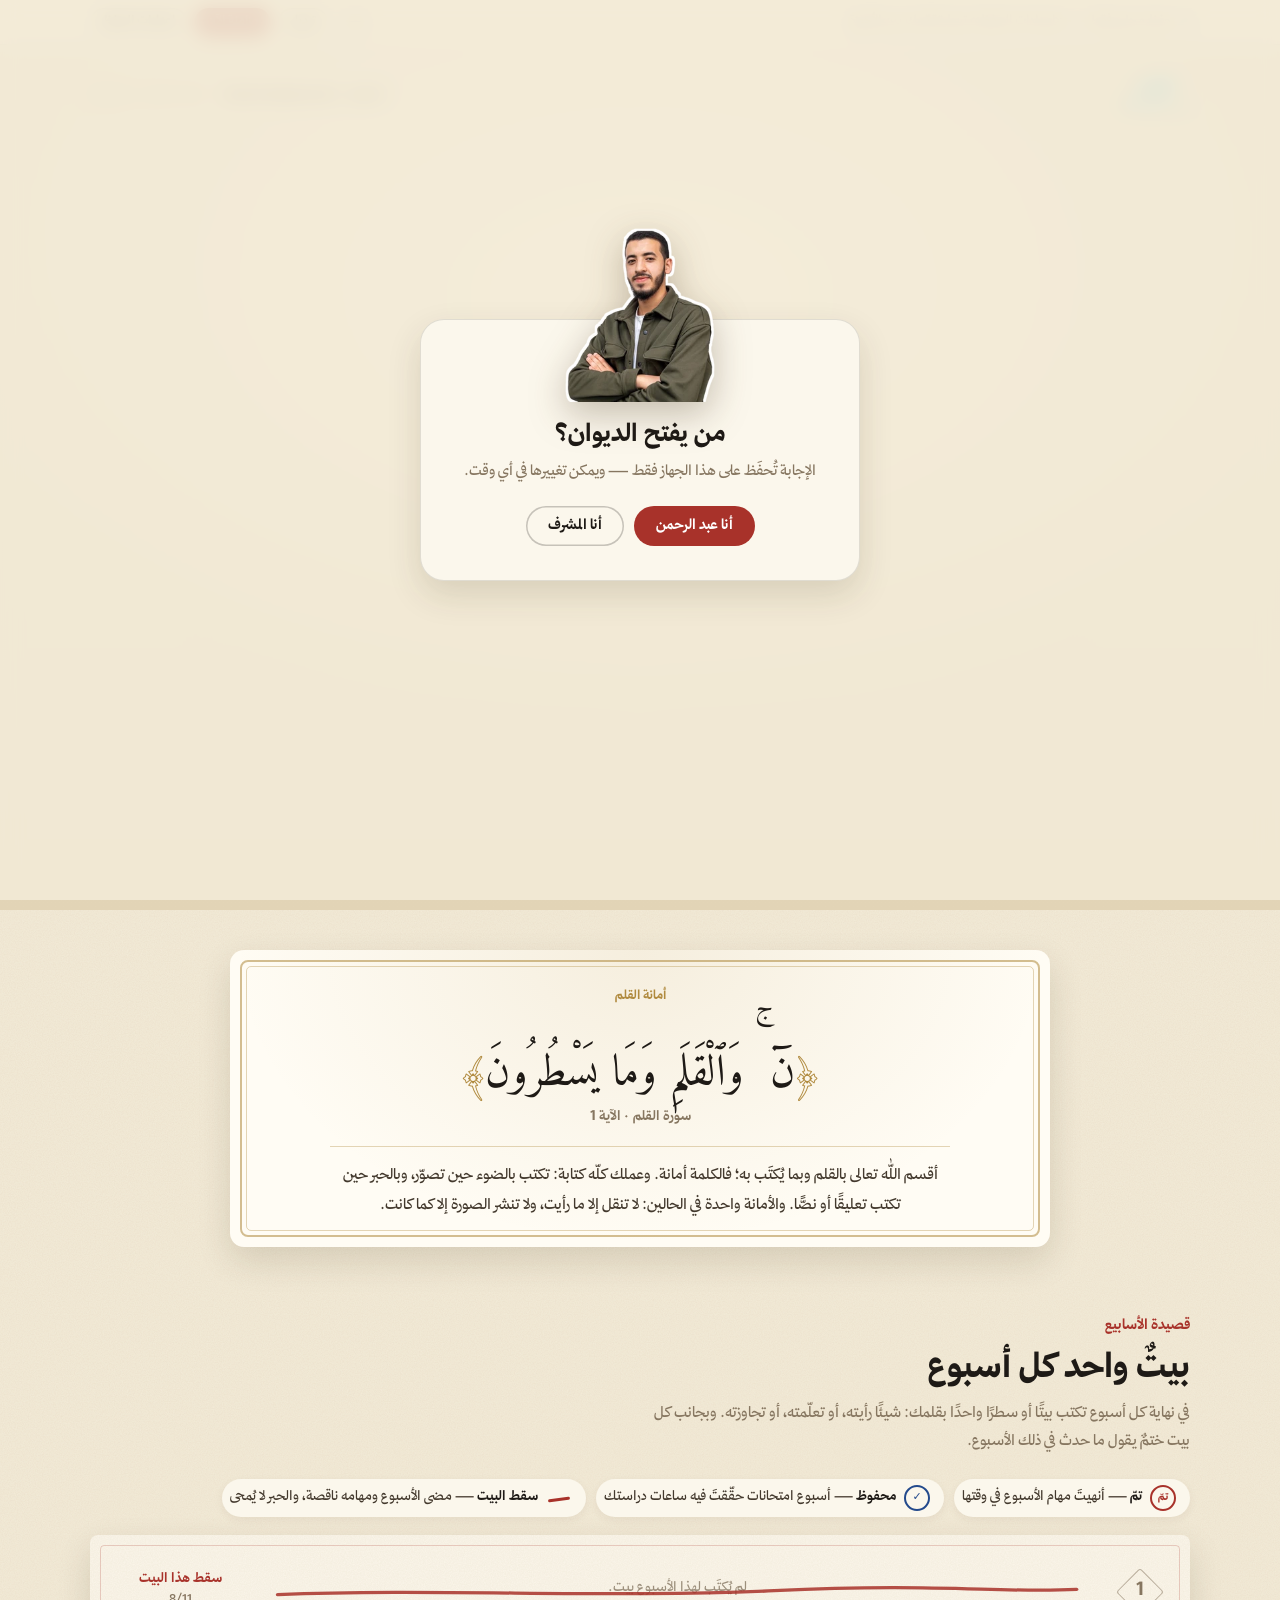
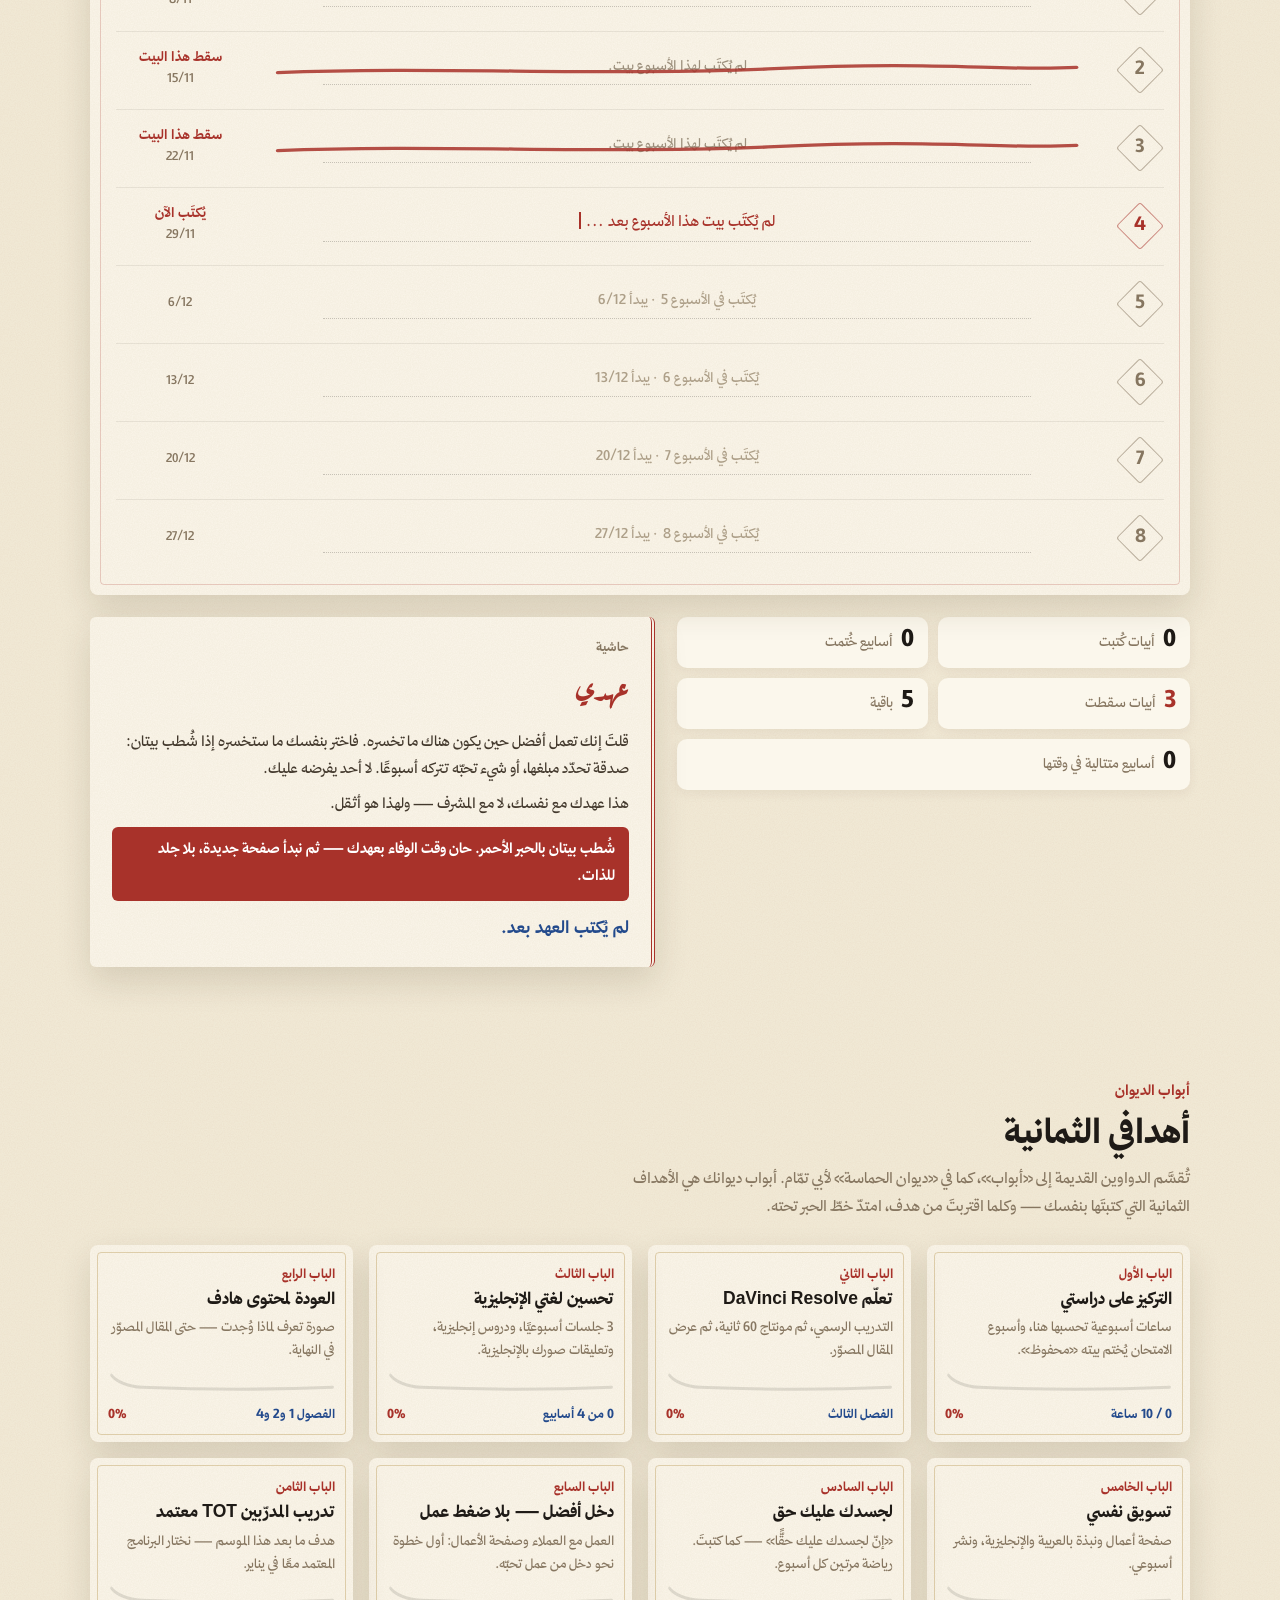
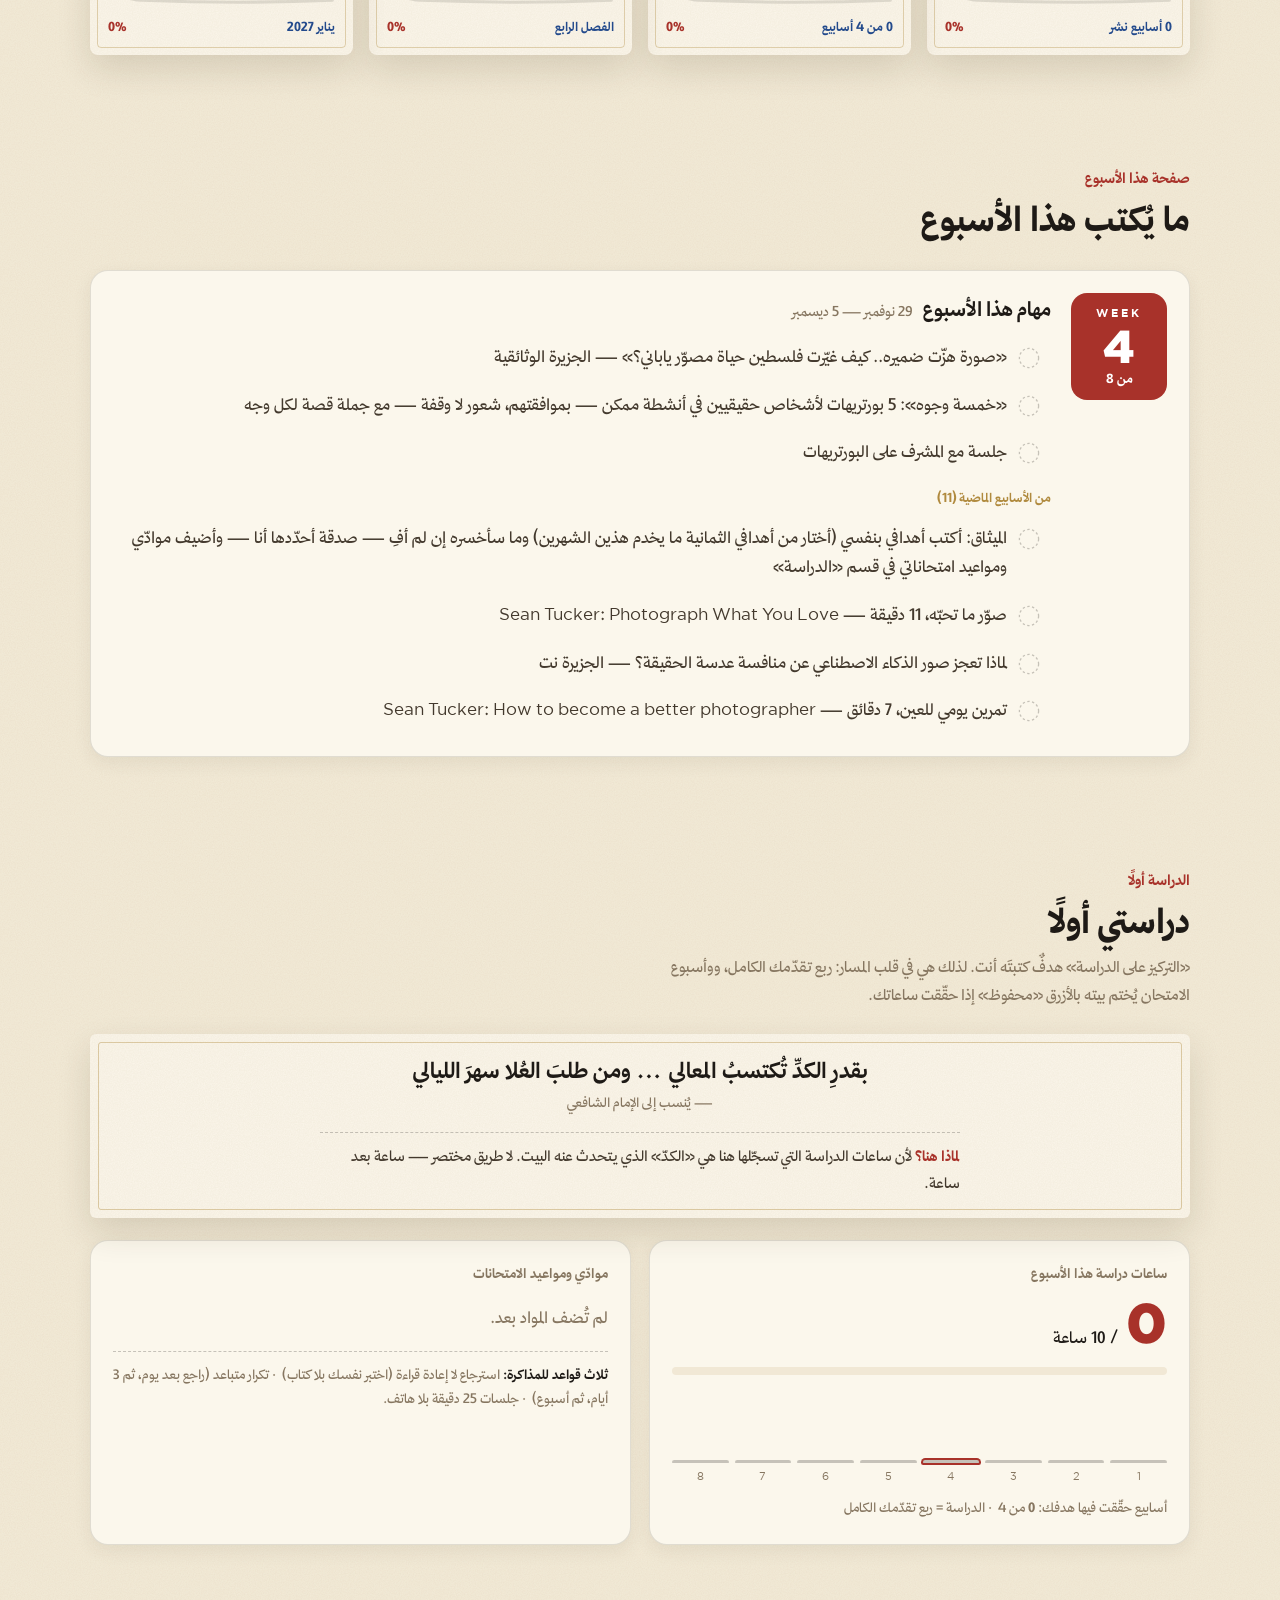
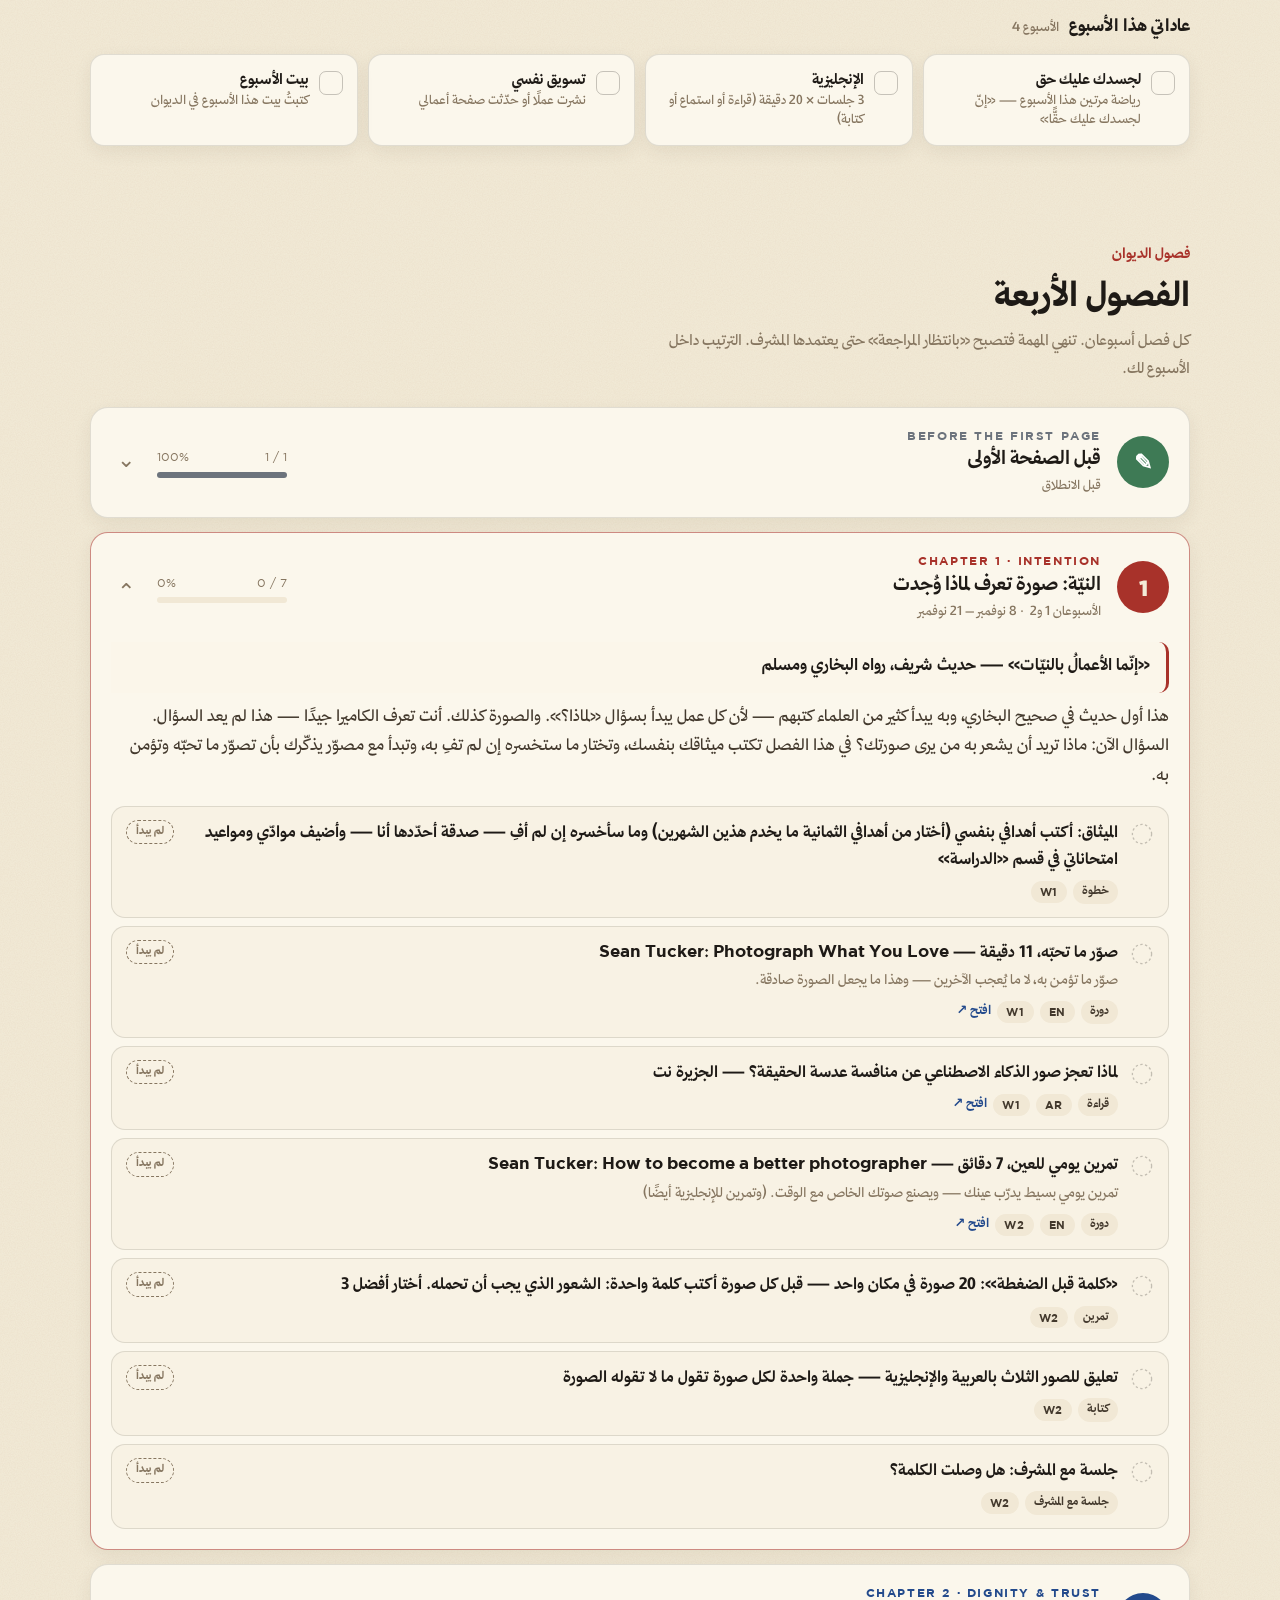
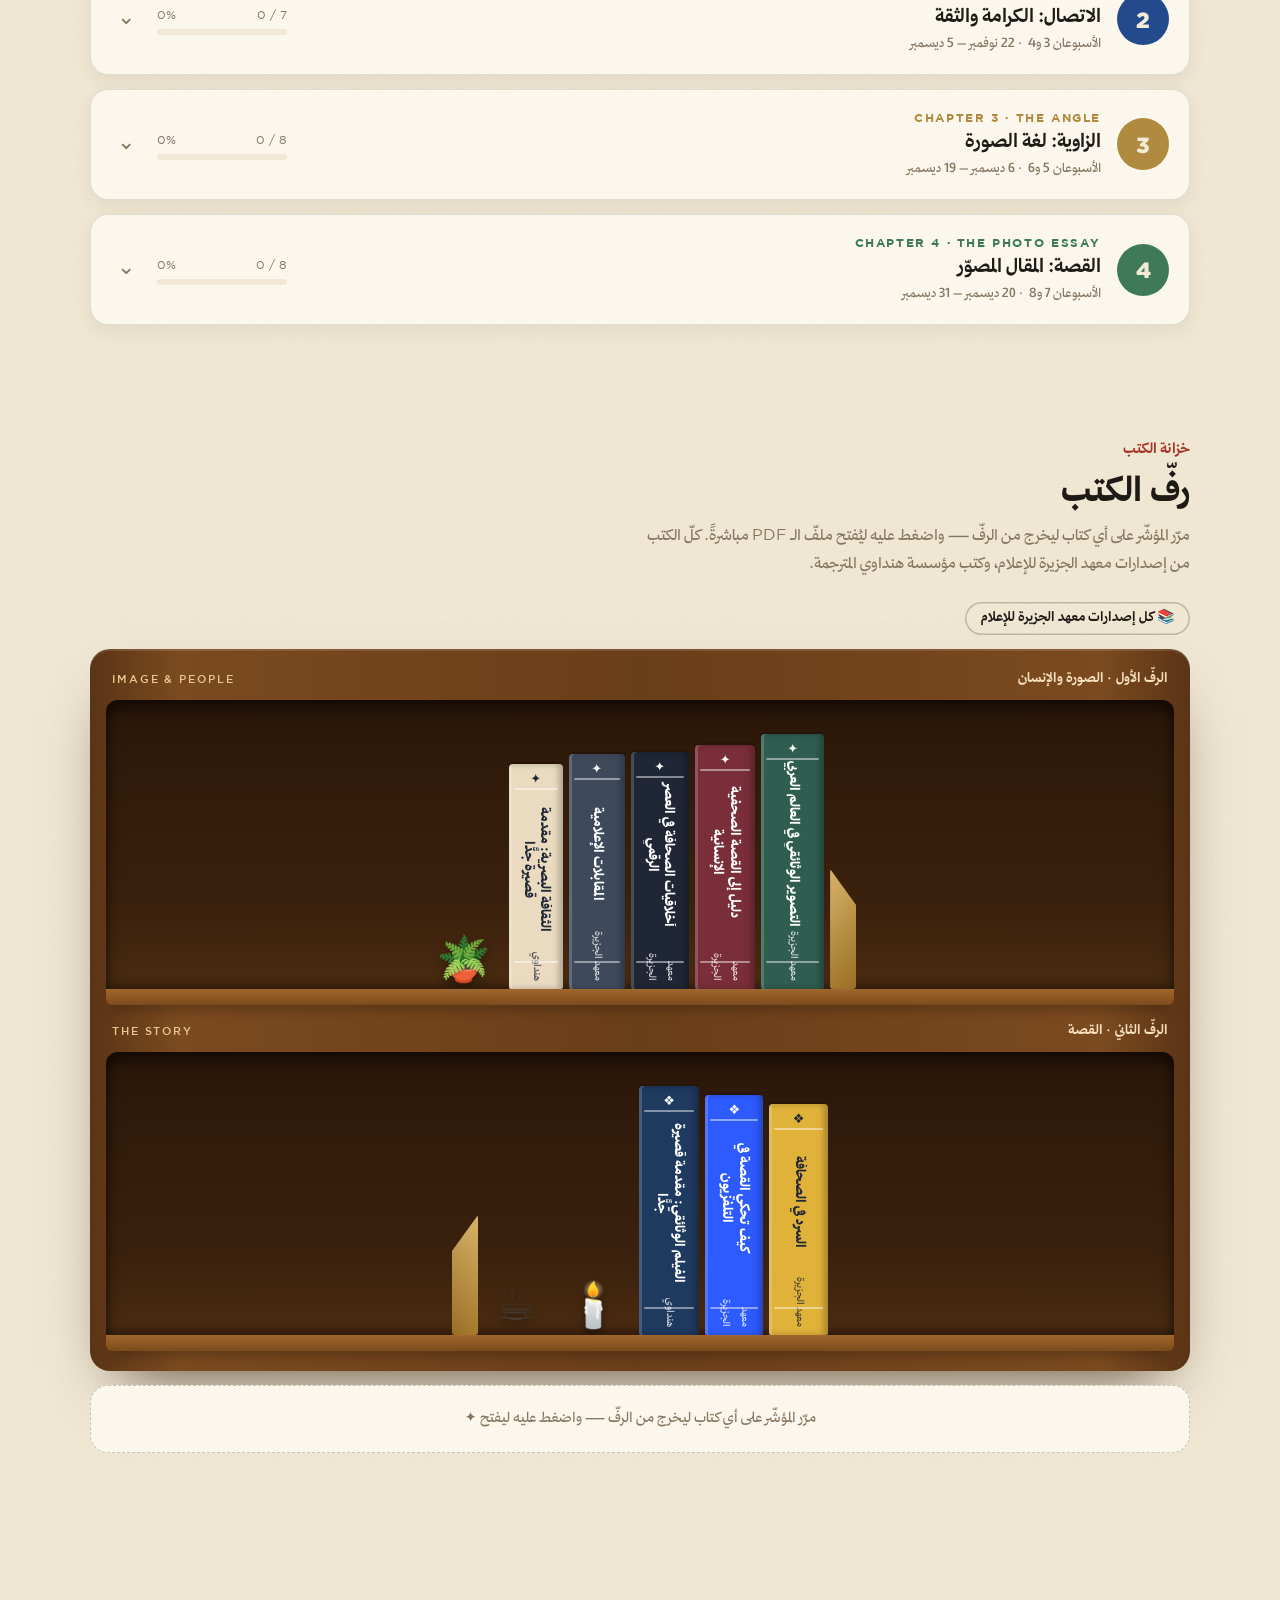
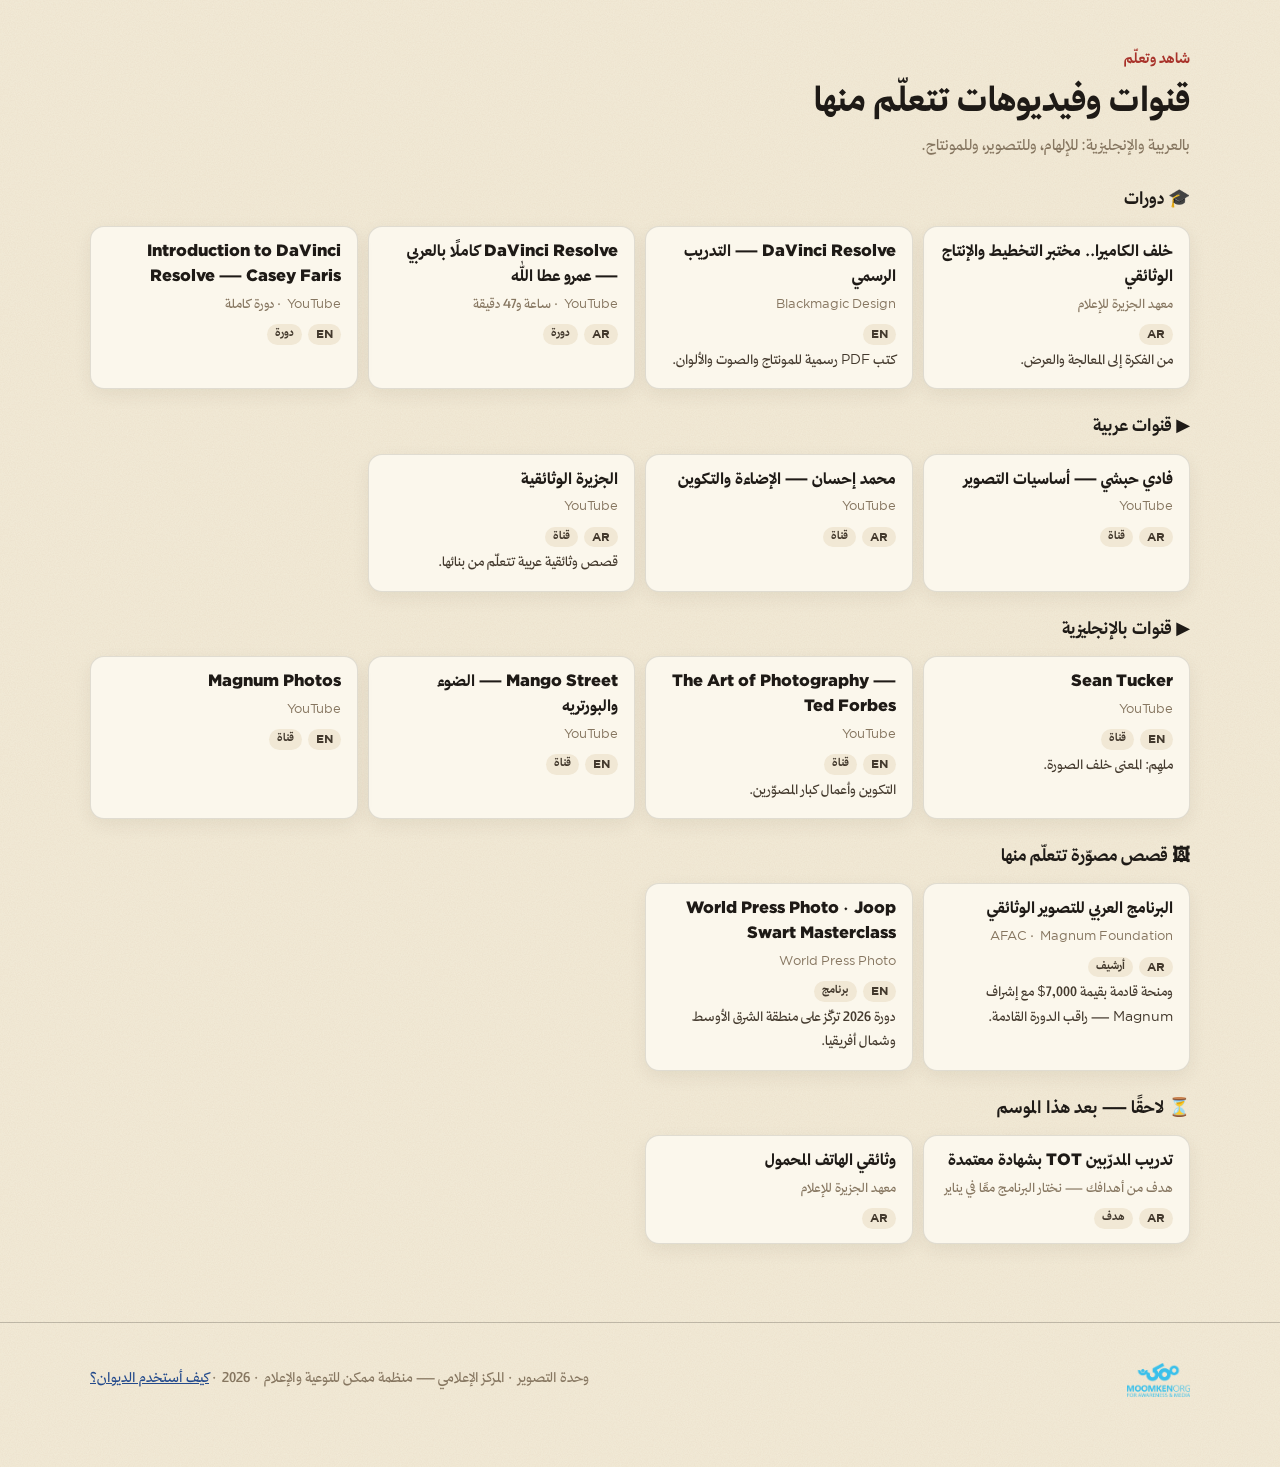
<file: index.html>
<!DOCTYPE html>
<html lang="ar" dir="rtl">
<head>
<meta charset="utf-8">
<meta name="viewport" content="width=device-width, initial-scale=1, viewport-fit=cover">
<meta name="theme-color" content="#F3EBD8">
<title>ديوان عبد الرحمن · وحدة التصوير · المركز الإعلامي — ممكن</title>
<meta name="description" content="ديوان عبد الرحمن: مسار في التصوير الإنساني ولغة الزاوية والمقال المصوّر  — وحدة التصوير، المركز الإعلامي في منظمة ممكن. من 8 نوفمبر إلى 31 ديسمبر 2026.">
<link rel="icon" href="assets/favicon.png">
<link rel="preload" href="assets/fonts/aref-ruqaa-arabic-700-normal.woff2" as="font" type="font/woff2" crossorigin>
<link rel="stylesheet" href="base.css?v=12">
<link rel="stylesheet" href="app.css?v=13">
</head>
<body>

<!-- ============ who opens the diwan ============ -->
<div class="veil hidden" id="rolePicker">
  <div class="veil-card">
    <img class="veil-st" src="assets/sticker-sm.webp?v=4" alt="عبد الرحمن" width="224" height="260">
    <h2>من يفتح الديوان؟</h2>
    <p>الإجابة تُحفَظ على هذا الجهاز فقط — ويمكن تغييرها في أي وقت.</p>
    <div class="pick-row">
      <button class="btn btn-main" data-role="me">أنا عبد الرحمن</button>
      <button class="btn btn-ghost" data-role="manager">أنا المشرف</button>
    </div>
    <div class="pin-row hidden" id="pinRow">
      <input id="pinInput" inputmode="numeric" maxlength="6" placeholder="رمز المشرف" dir="ltr" autocomplete="off">
      <button class="btn btn-main btn-sm" id="pinGo">دخول</button>
      <div class="pin-err hidden" id="pinErr">الرمز غير صحيح — حاول مجددًا.</div>
    </div>
  </div>
</div>

<!-- ============ sync bar ============ -->
<div class="syncbar">
  <div class="syncbar-in">
    <span class="dot" id="syncDot"></span>
    <span class="sync-txt" id="syncTxt">حفظ محلي فقط</span>
    <span class="grow"></span>
    <span class="role-badge" id="roleBadge">—</span>
    <button class="btn btn-ghost btn-xs" id="btnSwitchRole">تبديل</button>
    <button class="btn btn-main btn-xs" id="btnSyncNow">مزامنة الآن</button>
    <button class="btn btn-ghost btn-xs" id="btnSetup">إعدادات الحفظ</button>
  </div>
  <div class="setup hidden" id="setupPanel">
    <div class="setup-in">
      <div class="field"><label>GitHub Gist ID</label><input id="inGist" placeholder="a1b2c3d4…" autocomplete="off" spellcheck="false" dir="ltr"></div>
      <div class="field"><label>GitHub Token · gist scope</label><input id="inToken" type="password" placeholder="ghp_…" autocomplete="off" dir="ltr"></div>
      <div class="field narrow"><label>اسم الملف</label><input id="inFile" dir="ltr" spellcheck="false"></div>
      <button class="btn btn-main btn-sm" id="btnSaveSetup">حفظ وربط</button>
      <div class="setup-note">البيانات تُحفظ في ملف Gist خاص. التوكن يبقى على هذا الجهاز فقط.</div>
    </div>
  </div>
</div>

<!-- ============ hero: his own diwan ============ -->
<header class="diwan" id="hero">
  <div class="wrap dw-top">
    <img class="logo" src="assets/logo-cyan.png" alt="ممكن — منظمة ممكن للتوعية والإعلام" width="132" height="44">
    <div class="unit-tag en">Media Center · <b>Photography Unit</b></div>
  </div>
  <div class="wrap">
    <div class="book" id="book">
      <div class="page page-r" id="pageR">
        <div class="pg-in">
          <div class="pg-k">الديوان الأول · نوفمبر — ديسمبر <bdi dir="ltr">2026</bdi></div>
          <h1 class="name-h">
            <span class="sr">ديوان عبد الرحمن</span>
            <span class="nm-pre">ديوان</span>
            <svg class="name-ink" id="nameInk" viewBox="0 0 640 240" aria-hidden="true">
              <defs>
                <mask id="pen" maskUnits="userSpaceOnUse" x="0" y="0" width="640" height="240">
                  <g id="penStrokes" fill="none" stroke="#fff" stroke-linecap="round" stroke-linejoin="round">
                    <path d="M504.0 114.0 L503.5 114.2 L502.5 114.8 L501.0 115.5 L499.0 116.5 L497.4 117.4 L496.1 118.2 L495.2 118.9 L494.8 119.6 L493.8 120.3 L492.4 121.1 L490.6 122.0 L488.4 123.0 L486.6 124.4 L485.3 126.1 L484.4 128.2 L484.1 130.8 L484.0 133.5 L484.4 136.4 L485.1 139.5 L486.2 142.8 L487.0 145.3 L487.5 146.9 L487.8 147.8" stroke-width="26.4"/>
                    <path d="M513.8 135.0 L513.3 135.5 L512.4 136.4 L511.0 137.8 L509.2 139.7 L507.6 141.2 L506.2 142.5 L505.1 143.4 L504.2 144.1 L502.5 144.7 L500.2 145.4 L497.1 146.0 L493.4 146.7 L490.4 147.5 L488.3 148.2 L486.9 149.1 L486.3 149.9 L485.7 150.7 L485.1 151.2 L484.4 151.6 L483.6 151.9 L481.9 152.2 L479.3 152.7 L475.8 153.3 L471.2 154.0 L467.2 154.7 L463.6 155.4 L460.4 156.2 L457.6 157.0 L454.5 157.7 L450.9 158.3 L446.8 158.7 L442.4 159.0 L438.8 159.2 L436.1 159.2 L434.2 159.0 L433.1 158.7 L432.1 158.2 L431.3 157.6 L430.6 156.8 L429.9 155.9 L429.5 154.8 L429.2 153.7 L429.0 152.3 L429.0 150.9 L429.1 149.5 L429.2 148.2 L429.5 146.9 L429.8 145.6 L430.0 144.7 L430.2 144.1 L430.2 143.8" stroke-width="28.7"/>
                    <path d="M464.0 141.8 L463.8 142.3 L463.4 143.3 L462.8 144.9 L462.0 147.1 L461.4 148.8 L461.0 150.0 L460.8 150.8 L460.8 151.2 L461.0 151.7 L461.4 152.3 L462.0 153.1 L462.8 153.9 L463.4 154.6 L463.8 155.0 L464.0 155.2" stroke-width="23.5"/>
                    <path d="M431.2 158.0 L431.1 158.1 L430.7 158.4 L430.1 158.8 L429.4 159.4 L428.2 159.9 L426.8 160.3 L424.9 160.6 L422.6 160.9 L420.2 161.4 L417.7 162.2 L415.0 163.2 L412.2 164.5 L408.5 165.3 L403.9 165.7 L398.4 165.5 L392.1 164.8 L387.3 164.3 L384.1 163.9 L382.5 163.8" stroke-width="24.9"/>
                    <path d="M450.2 189.0 L450.1 189.2 L449.7 189.7 L449.1 190.3 L448.4 191.2 L447.8 191.8 L447.4 192.3 L447.2 192.5" stroke-width="21.7"/>
                    <path d="M348.8 90.0 L348.5 91.1 L348.0 93.4 L347.3 96.8 L346.4 101.2 L345.8 106.5 L345.6 112.5 L345.8 119.2 L346.2 126.6 L346.4 133.4 L346.1 139.5 L345.4 145.0 L344.3 149.8 L343.5 153.4 L343.0 155.8 L342.8 157.0" stroke-width="20.2"/>
                    <path d="M324.5 80.0 L324.2 81.1 L323.8 83.4 L323.0 86.8 L322.0 91.4 L321.3 96.1 L320.9 101.0 L320.9 106.0 L321.1 111.2 L321.2 116.1 L321.0 120.7 L320.6 125.0 L319.9 129.0 L318.9 132.4 L317.4 135.1 L315.5 137.2 L313.2 138.6 L310.5 140.1 L307.4 141.6 L303.9 143.2 L300.1 144.8 L296.7 146.4 L294.0 147.9 L291.7 149.4 L290.0 150.8 L288.5 152.2 L287.3 153.5 L286.2 154.8 L285.3 156.0 L283.8 157.4 L281.7 159.0 L278.9 160.8 L275.6 162.9 L272.9 164.5 L270.9 165.6 L269.6 166.3 L268.9 166.5 L266.9 166.6 L263.5 166.6 L258.7 166.5 L252.5 166.3 L247.9 166.1 L244.8 166.0 L243.2 166.0" stroke-width="24.8"/>
                    <path d="M236.5 82.8 L236.4 82.7 L236.3 82.6 L236.1 82.4 L235.9 82.1 L235.5 81.3 L235.0 79.9 L234.4 77.9 L233.6 75.3 L233.1 72.8 L232.9 70.4 L233.0 68.0 L233.3 65.7 L233.8 63.8 L234.4 62.3 L235.2 61.1 L236.1 60.4 L237.1 59.7 L238.2 59.0 L239.4 58.4 L240.6 57.8 L242.2 57.3 L244.2 56.8 L246.6 56.2 L249.4 55.8 L251.7 55.4 L253.7 55.3 L255.3 55.3 L256.5 55.5 L257.5 55.7 L258.3 55.9 L258.9 56.1 L259.3 56.4 L259.8 56.8 L260.1 57.4 L260.5 58.2 L260.8 59.1 L260.9 60.4 L260.9 62.0 L260.7 64.0 L260.3 66.3 L259.7 68.4 L258.8 70.2 L257.7 71.8 L256.3 73.2 L254.9 74.5 L253.4 75.8 L251.9 76.9 L250.3 78.1 L248.5 79.1 L246.3 80.0 L243.8 80.9 L241.0 81.6 L238.7 82.4 L237.0 83.3 L235.8 84.2 L235.2 85.2 L233.8 86.4 L231.5 87.7 L228.4 89.2 L224.6 90.8 L221.1 92.4 L218.1 93.9 L215.6 95.3 L213.4 96.7 L211.7 97.9 L210.3 98.9 L209.3 99.7 L208.7 100.3 L208.1 101.2 L207.7 102.5 L207.3 104.1 L207.0 105.9 L206.7 107.5 L206.6 108.7 L206.5 109.5 L206.5 110.0 L206.6 110.5 L206.9 111.1 L207.3 111.8 L207.9 112.5 L208.3 113.1 L208.5 113.7 L208.5 114.2 L208.3 114.8 L207.5 116.0 L206.3 118.0 L204.4 120.7 L202.1 124.1 L199.5 127.0 L196.6 129.2 L193.5 130.9 L190.2 132.1 L187.0 133.0 L183.7 133.7 L180.6 134.2 L177.4 134.5 L174.9 134.6 L173.0 134.4 L171.6 134.0 L170.9 133.3 L170.3 132.5 L169.8 131.8 L169.6 130.9 L169.4 130.1 L169.4 128.4 L169.4 125.9 L169.5 122.7 L169.7 118.6 L169.9 115.5 L170.0 113.5 L170.0 112.5" stroke-width="27.8"/>
                    <path d="M173.2 135.2 L173.0 135.7 L172.4 136.5 L171.6 137.8 L170.4 139.5 L169.5 141.1 L168.8 142.7 L168.4 144.2 L168.1 145.6 L167.8 146.8 L167.4 147.9 L167.0 148.8 L166.5 149.5 L165.4 150.6 L163.8 152.1 L161.6 154.0 L158.9 156.3 L156.5 158.2 L154.4 159.6 L152.6 160.7 L151.2 161.3 L149.4 161.9 L147.3 162.5 L145.0 163.1 L142.3 163.7 L139.6 163.9 L137.0 163.7 L134.5 163.2 L132.0 162.3 L130.0 161.5 L128.4 160.8 L127.3 160.2 L126.7 159.6 L126.1 158.9 L125.5 158.1 L124.9 157.2 L124.3 156.1 L124.0 154.7 L123.8 152.9 L123.8 150.8 L124.0 148.2 L124.5 145.4 L125.5 142.1 L126.8 138.4 L128.5 134.3 L130.3 131.0 L132.2 128.5 L134.2 126.7 L136.3 125.6 L138.0 124.7 L139.2 123.9 L140.0 123.2 L140.3 122.8 L140.4 121.8 L140.2 120.2 L139.8 118.2 L139.2 115.8 L138.7 113.9 L138.4 112.6 L138.2 112.0" stroke-width="26.0"/>
                  </g>
                </mask>
              </defs>
              <text class="nm" id="nmText" x="320" y="176" text-anchor="middle" mask="url(#pen)">عبد الرحمن</text>
            </svg>
          </h1>
          <svg class="orn orn-hero" viewBox="0 0 300 30" aria-hidden="true"><path d="M10 15 H120 M180 15 H290" stroke="currentColor" stroke-width="1.2"/><g transform="translate(150 15)"><rect x="-9" y="-9" width="18" height="18" fill="none" stroke="currentColor" stroke-width="1.4"/><rect x="-9" y="-9" width="18" height="18" fill="none" stroke="currentColor" stroke-width="1.4" transform="rotate(45)"/><circle r="3" fill="currentColor"/></g><circle cx="126" cy="15" r="2" fill="currentColor"/><circle cx="174" cy="15" r="2" fill="currentColor"/></svg>
          <p class="pg-sub">ديوانٌ يُكتَب بالضوء… بيتًا كلَّ أسبوع</p>
          <p class="pg-lead">في تراثنا، يجمع الشاعر قصائده في «ديوان» يحمل اسمه. وكلمة «فوتوغرافيا» نفسها معناها: <b>الكتابة بالضوء</b>. هذا ديوانك أنت: ثمانية أسابيع، وفي كل أسبوع تكتب بيدك بيتًا واحدًا — عمّا رأيت، أو تعلّمت، أو خفت منه ثم تجاوزته — وإلى جانبه صورك.</p>
          <p class="pg-lead">في <bdi dir="ltr">31</bdi> ديسمبر يكتمل ديوانك الأول: ثمانية أبيات بقلمك، ومقالٌ مصوّر بعدستك. لا أحد يكتبه عنك، ولا أحد يقارنك بأحد.</p>
          <div class="hero-cta">
            <a class="btn btn-main" href="#diwan">قصيدة الأسابيع</a>
            <a class="btn btn-ghost" href="#goals">أبواب الديوان</a>
            <a class="btn btn-ghost guide-link" href="guide.html">كيف أستخدم الديوان؟</a>
          </div>
        </div>
        <span class="folio">1</span>
      </div>
      <div class="page page-l">
        <div class="pg-in">
          <figure class="plate" id="plate">
            <div class="plate-ph"><img src="assets/portrait.webp?v=12" alt="عبد الرحمن — مصوّر وحدة التصوير" width="720" height="900"></div>
            <figcaption>صاحب الديوان · <span>عبد الرحمن، مصوّر وحدة التصوير</span></figcaption>
          </figure>
          <div class="latest" id="latest"></div>
        </div>
        <span class="folio">2</span>
      </div>
    </div>
  </div>
</header>

<main>
<!-- ============ the Quran — its own section, apart from the poem ============ -->
<section class="sec sec-quran" id="amanah">
  <div class="wrap">
    <figure class="mushaf rv">
      <div class="mushaf-k">أمانة القلم</div>
      <blockquote class="ayah"><span class="br">﴿</span>نٓ ۚ وَٱلْقَلَمِ وَمَا يَسْطُرُونَ<span class="br">﴾</span></blockquote>
      <figcaption class="ayah-ref">سورة القلم · الآية <bdi dir="ltr">1</bdi></figcaption>
      <p class="mushaf-why">أقسم الله تعالى بالقلم وبما يُكتَب به؛ فالكلمة أمانة. وعملك كلّه كتابة: تكتب بالضوء حين تصوّر، وبالحبر حين تكتب تعليقًا أو نصًّا. والأمانة واحدة في الحالين: لا تنقل إلا ما رأيت، ولا تنشر الصورة إلا كما كانت.</p>
    </figure>
  </div>
</section>

<!-- ============ the poem of the weeks ============ -->
<section class="sec sec-poem" id="diwan">
  <div class="wrap">
    <div class="sec-head rv"><div><div class="sec-k">قصيدة الأسابيع</div><h2>بيتٌ واحد كل أسبوع</h2><p class="sec-sub">في نهاية كل أسبوع تكتب بيتًا أو سطرًا واحدًا بقلمك: شيئًا رأيته، أو تعلّمته، أو تجاوزته. وبجانب كل بيت ختمٌ يقول ما حدث في ذلك الأسبوع.</p></div></div>
    <div class="legend rv"><span class="lg"><i class="ok">تمّ</i><span><b>تمّ</b> — أنهيتَ مهام الأسبوع في وقتها</span></span><span class="lg"><i class="ex">✓</i><span><b>محفوظ</b> — أسبوع امتحانات حقّقتَ فيه ساعات دراستك</span></span><span class="lg"><i class="ms"></i><span><b>سقط البيت</b> — مضى الأسبوع ومهامه ناقصة، والحبر لا يُمحى</span></span></div>
    <div class="poem rv" id="poem"></div>
    <div class="verse-form hidden" id="vForm"></div>
    <div class="poem-foot">
      <div class="poem-stats rv" id="poemStats"></div>
      <div class="pledge rv" id="pledge"></div>
    </div>
  </div>
</section>

<!-- ============ the eight chapters: his goals ============ -->
<section class="sec" id="goals">
  <div class="wrap">
    <div class="sec-head rv"><div><div class="sec-k">أبواب الديوان</div><h2>أهدافي الثمانية</h2><p class="sec-sub">تُقسَّم الدواوين القديمة إلى «أبواب»، كما في «ديوان الحماسة» لأبي تمّام. أبواب ديوانك هي الأهداف الثمانية التي كتبتَها بنفسك — وكلما اقتربتَ من هدف، امتدّ خطّ الحبر تحته.</p></div></div>
    <div class="babs" id="babs"></div>
  </div>
</section>

<!-- ============ this week ============ -->
<section class="sec" id="week">
  <div class="wrap">
    <div class="sec-head rv"><div><div class="sec-k">صفحة هذا الأسبوع</div><h2>ما يُكتب هذا الأسبوع</h2></div></div>
    <div class="card rv" id="weekCard"></div>
  </div>
</section>

<!-- ============ studies ============ -->
<section class="sec" id="studiesSec">
  <div class="wrap">
    <div class="sec-head rv"><div><div class="sec-k">الدراسة أولًا</div><h2>دراستي أولًا</h2><p class="sec-sub">«التركيز على الدراسة» هدفٌ كتبتَه أنت. لذلك هي في قلب المسار: ربع تقدّمك الكامل، ووأسبوع الامتحان يُختم بيته بالأزرق «محفوظ» إذا حقّقت ساعاتك.</p></div></div>
    <figure class="note note-wide rv">
      <blockquote>بقدرِ الكدِّ تُكتسبُ المعالي … ومن طلبَ العُلا سهرَ الليالي</blockquote>
      <figcaption>— يُنسب إلى الإمام الشافعي</figcaption>
      <p class="why"><b>لماذا هنا؟</b> لأن ساعات الدراسة التي تسجّلها هنا هي «الكدّ» الذي يتحدث عنه البيت. لا طريق مختصر — ساعة بعد ساعة.</p>
    </figure>
    <div id="studies" class="rv"></div>
  </div>
</section>

<!-- ============ weekly habits ============ -->
<section class="sec sec-tight">
  <div class="wrap"><div id="checks" class="rv"></div></div>
</section>

<!-- ============ manager ============ -->
<section class="sec hidden" id="mgrSec">
  <div class="wrap"><div class="mgr" id="mgrPanel"></div></div>
</section>

<!-- ============ the four rolls ============ -->
<section class="sec" id="rolls">
  <div class="wrap">
    <div class="sec-head rv"><div><div class="sec-k">فصول الديوان</div><h2>الفصول الأربعة</h2><p class="sec-sub">كل فصل أسبوعان. تنهي المهمة فتصبح «بانتظار المراجعة» حتى يعتمدها المشرف. الترتيب داخل الأسبوع لك.</p></div></div>
    <div id="chapters"></div>
  </div>
</section>


<!-- ============ resources ============ -->
<section class="sec" id="shelfSec">
  <div class="wrap">
    <div class="sec-head rv"><div><div class="sec-k">خزانة الكتب</div><h2>رفّ الكتب</h2><p class="sec-sub">مرّر المؤشّر على أي كتاب ليخرج من الرفّ — واضغط عليه ليُفتح ملفّ الـ PDF مباشرةً. كلّ الكتب من إصدارات معهد الجزيرة للإعلام، وكتب مؤسسة هنداوي المترجمة.</p></div></div>
    <p class="lib-folder rv"><a class="btn btn-ghost btn-sm" id="libFolder" href="#" target="_blank" rel="noopener">📚 كل إصدارات معهد الجزيرة للإعلام</a></p>
    <div class="bookcase rv" id="bookcase"></div>
    <div class="peek-wrap"><div id="bookPeek" aria-live="polite"></div></div>
  </div>
</section>
<section class="sec" id="library">
  <div class="wrap">
    <div class="sec-head rv"><div><div class="sec-k">شاهد وتعلّم</div><h2>قنوات وفيديوهات تتعلّم منها</h2><p class="sec-sub">بالعربية والإنجليزية: للإلهام، وللتصوير، وللمونتاج.</p></div></div>
    <div id="resources" class="rv"></div>
  </div>
</section>
</main>

<footer class="foot">
  <div class="wrap foot-in">
    <img src="assets/logo-cyan.png" alt="ممكن" width="102" height="34">
    <span>وحدة التصوير · المركز الإعلامي — منظمة ممكن للتوعية والإعلام · 2026 · <a href="guide.html">كيف أستخدم الديوان؟</a></span>
  </div>
</footer>

<div id="toasts" aria-live="polite"></div>
<canvas id="confetti" aria-hidden="true"></canvas>

<script src="content.js?v=13"></script>
<script src="flip.js?v=1"></script>
<script src="theme.js?v=13"></script>
<script src="shelf.js?v=6"></script>
<script src="engine.js?v=12"></script>
</body>
</html>
</file>
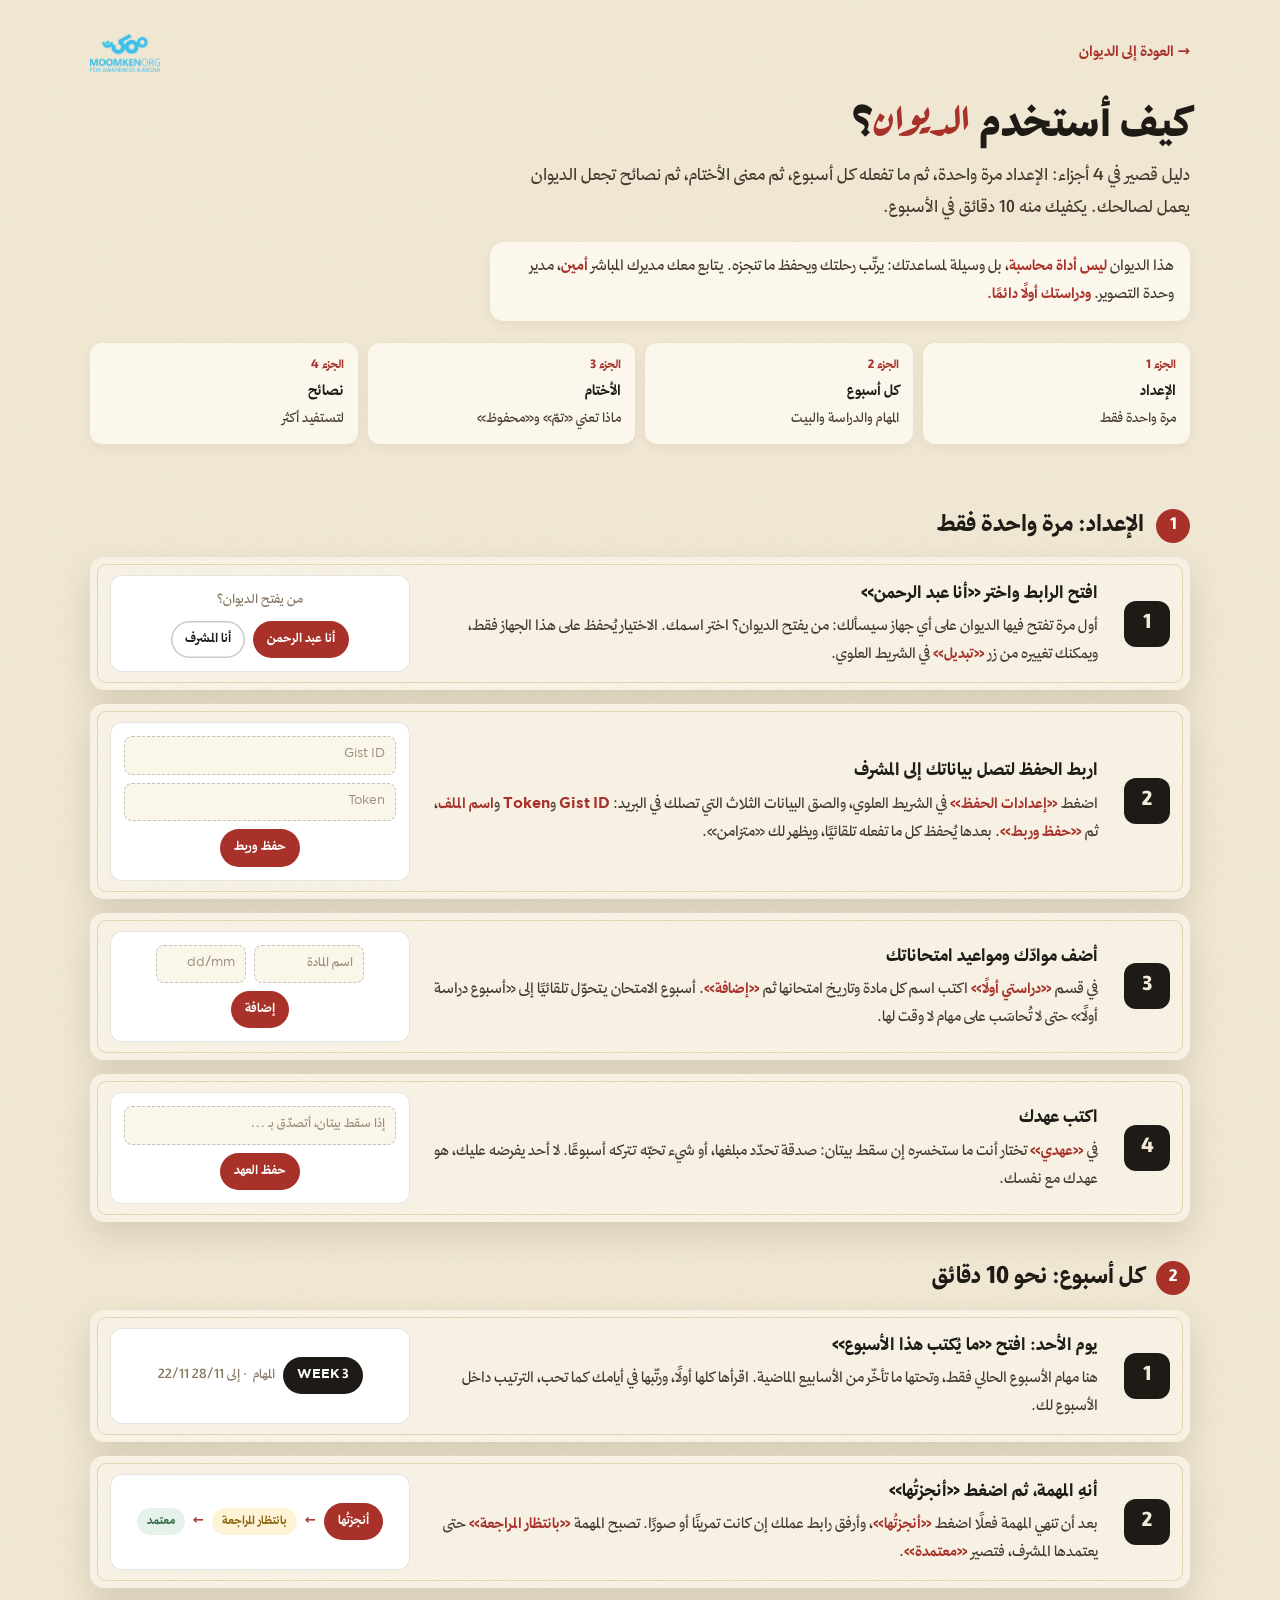
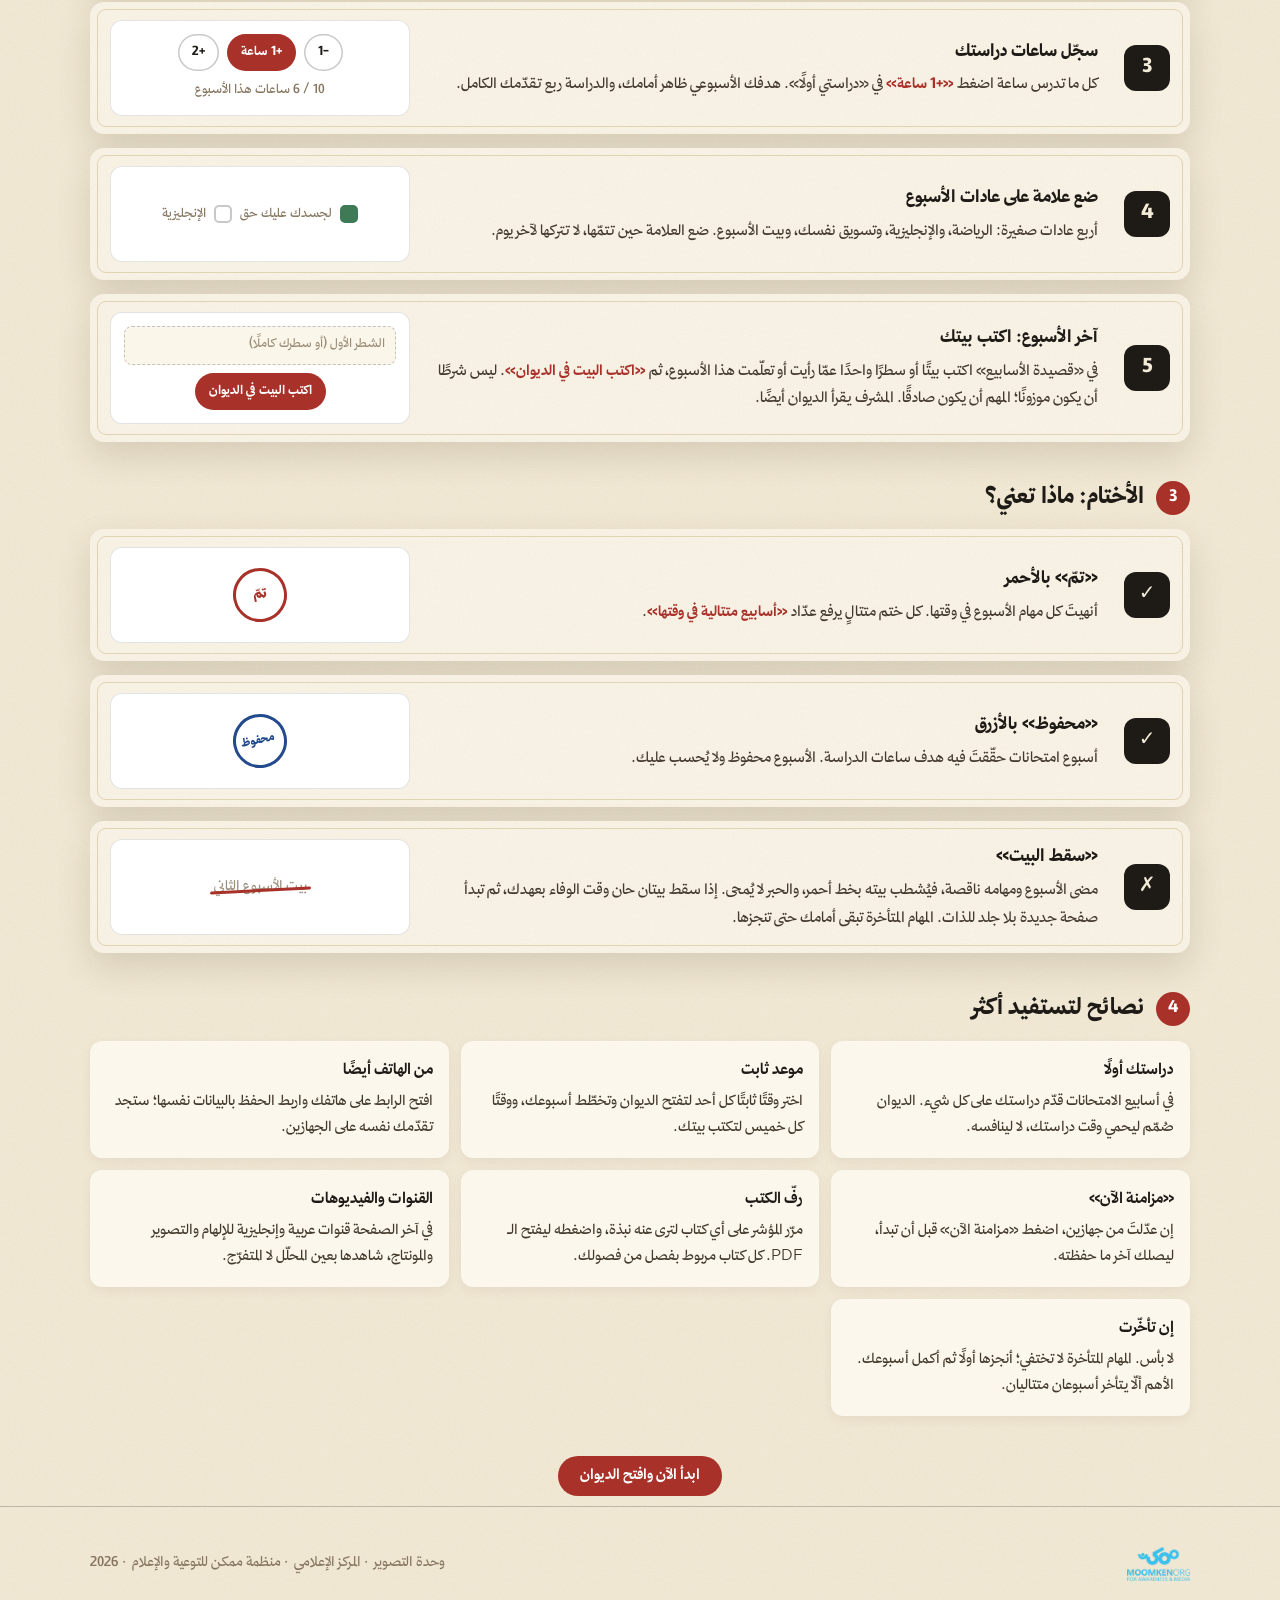
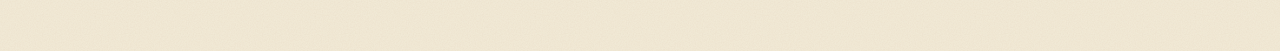
<file: guide.html>
<!DOCTYPE html>
<html lang="ar" dir="rtl">
<head>
<meta charset="utf-8">
<meta name="viewport" content="width=device-width, initial-scale=1, viewport-fit=cover">
<meta name="theme-color" content="#F3EBD8">
<title>كيف أستخدم الديوان؟ · عبد الرحمن · وحدة التصوير · ممكن</title>
<link rel="icon" href="assets/favicon.png">
<link rel="stylesheet" href="base.css?v=12">
<link rel="stylesheet" href="app.css?v=12">
<style>
.g-hero{padding:34px 0 20px}
.g-top{display:flex;justify-content:space-between;align-items:center;gap:12px}
.g-back{font-weight:700;font-size:15px;color:var(--accent);text-decoration:none;display:inline-flex;align-items:center;gap:6px}
.g-back:hover{text-decoration:underline}
.g-title{margin:26px 0 6px;font-size:clamp(30px,4vw,44px);font-weight:900;color:var(--ink);line-height:1.3}
.g-title span{font-family:'Aref Ruqaa','Dahab',serif;color:var(--accent);font-weight:700}
.g-lead{font-size:17px;color:var(--body);max-width:680px;line-height:1.9;margin:0}
.g-note{margin:16px 0 0;max-width:700px;background:var(--surface);border-radius:14px;padding:12px 16px;color:var(--body);font-size:15px;line-height:1.85;box-shadow:0 4px 12px rgba(60,40,15,.06)}
.g-note b{color:var(--accent)}
.g-map{display:grid;grid-template-columns:repeat(4,1fr);gap:10px;margin:22px 0 6px}
.g-map a{display:flex;flex-direction:column;gap:2px;background:var(--surface);border-radius:12px;padding:12px 14px;text-decoration:none;color:var(--body);box-shadow:0 4px 12px rgba(60,40,15,.06);font-size:13.5px;transition:transform .2s}
.g-map a:hover{transform:translateY(-3px)}
.g-map b{color:var(--ink);font-size:15px}
.g-map i{font-style:normal;color:var(--accent);font-weight:800;font-size:12px}
.g-part{margin:34px 0 10px;display:flex;align-items:center;gap:12px}
.g-part span{width:34px;height:34px;border-radius:50%;background:var(--accent);color:#fff;display:grid;place-items:center;font-weight:800}
.g-part h2{margin:0;font-size:24px;font-weight:800;color:var(--ink)}
.steps{display:grid;gap:14px}
.step{display:grid;grid-template-columns:54px 1fr minmax(0,300px);gap:18px;align-items:center;background:var(--paper) var(--grain);border-radius:14px;padding:18px 20px;box-shadow:var(--shadow);position:relative}
.step::before{content:'';position:absolute;inset:7px;border:1px solid rgba(176,138,62,.3);border-radius:9px;pointer-events:none}
.sn{width:46px;height:46px;border-radius:12px;background:#1E1A16;color:#F3EBD8;display:grid;place-items:center;font-weight:900;font-size:20px}
.step h3{margin:0 0 4px;font-size:18px;font-weight:800;color:var(--ink)}
.step p{margin:0;font-size:15px;line-height:1.85;color:var(--body)}
.step p b{color:var(--accent)}
.mock{background:#fff;border-radius:12px;padding:14px;box-shadow:inset 0 0 0 1px var(--line);display:flex;flex-direction:column;gap:8px;align-items:center;justify-content:center;min-height:96px;font-size:13px;color:var(--muted)}
.mock .row{display:flex;gap:8px;flex-wrap:wrap;justify-content:center;align-items:center}
.mb{display:inline-flex;align-items:center;gap:6px;border-radius:999px;padding:7px 14px;font-weight:700;font-size:13px;background:var(--accent);color:#fff;white-space:nowrap}
.mb.gh{background:transparent;color:var(--ink);box-shadow:inset 0 0 0 1.5px var(--line2)}
.mb.dk{background:#1E1A16}
.mf{width:100%;border:1.5px dashed var(--line2);border-radius:8px;padding:7px 10px;text-align:start;font-size:12.5px;color:#9a8c76;background:var(--paper)}
.mk{display:inline-flex;width:18px;height:18px;border-radius:5px;border:2px solid var(--line2)}
.mk.on{background:#3E7A55;border-color:#3E7A55}
.tag{display:inline-block;border-radius:999px;padding:3px 10px;font-size:12px;font-weight:700}
.tag.wait{background:#FFF3D6;color:#8A6410}.tag.ok{background:#E5F2EA;color:#2F6B47}
.stamp{width:54px;height:54px;border-radius:50%;border:3px solid var(--accent);color:var(--accent);display:grid;place-items:center;font-weight:900;transform:rotate(-12deg);font-size:15px}
.stamp.b{border-color:var(--accent2);color:var(--accent2);font-size:12px}
.strk{position:relative;color:#9c8f7c;font-size:14px}
.strk::after{content:'';position:absolute;left:-4px;right:-4px;top:55%;height:3px;background:var(--accent);border-radius:3px;transform:rotate(-3deg)}
.arrow{color:var(--accent);font-weight:900}
.tips{display:grid;grid-template-columns:repeat(3,1fr);gap:12px}
.tip{background:var(--surface);border-radius:12px;padding:16px;box-shadow:0 4px 12px rgba(60,40,15,.06)}
.tip b{display:block;color:var(--ink);font-size:16px;margin-bottom:4px}
.tip p{margin:0;font-size:14.5px;line-height:1.8;color:var(--body)}
.g-end{text-align:center;margin:40px 0 10px}
@media (max-width:900px){ .g-map{grid-template-columns:repeat(2,1fr)} .tips{grid-template-columns:1fr} }
@media (max-width:720px){ .step{grid-template-columns:44px 1fr} .step .mock{grid-column:1 / -1} .sn{width:40px;height:40px;font-size:17px} }
</style>
</head>
<body>
<header class="g-hero">
  <div class="wrap">
    <div class="g-top">
      <a class="g-back" href="./">→ العودة إلى الديوان</a>
      <img class="logo" src="assets/logo-cyan.png" alt="ممكن" width="132" height="44">
    </div>
    <h1 class="g-title">كيف أستخدم <span>الديوان</span>؟</h1>
    <p class="g-lead">دليل قصير في <bdi dir="ltr">4</bdi> أجزاء: الإعداد مرة واحدة، ثم ما تفعله كل أسبوع، ثم معنى الأختام، ثم نصائح تجعل الديوان يعمل لصالحك. يكفيك منه <bdi dir="ltr">10</bdi> دقائق في الأسبوع.</p>
    <p class="g-note">هذا الديوان <b>ليس أداة محاسبة</b>، بل وسيلة لمساعدتك: يرتّب رحلتك ويحفظ ما تنجزه. يتابع معك مديرك المباشر <b>أمين</b>، مدير وحدة التصوير. <b>ودراستك أولًا دائمًا.</b></p>
    <nav class="g-map">
      <a href="#p1"><i>الجزء 1</i><b>الإعداد</b>مرة واحدة فقط</a>
      <a href="#p2"><i>الجزء 2</i><b>كل أسبوع</b>المهام والدراسة والبيت</a>
      <a href="#p3"><i>الجزء 3</i><b>الأختام</b>ماذا تعني «تمّ» و«محفوظ»</a>
      <a href="#p4"><i>الجزء 4</i><b>نصائح</b>لتستفيد أكثر</a>
    </nav>
  </div>
</header>

<main class="wrap">
  <div class="g-part" id="p1"><span>1</span><h2>الإعداد: مرة واحدة فقط</h2></div>
  <div class="steps">
    <div class="step"><div class="sn">1</div><div><h3>افتح الرابط واختر «أنا عبد الرحمن»</h3><p>أول مرة تفتح فيها الديوان على أي جهاز سيسألك: من يفتح الديوان؟ اختر اسمك. الاختيار يُحفظ على هذا الجهاز فقط، ويمكنك تغييره من زر <b>«تبديل»</b> في الشريط العلوي.</p></div>
      <div class="mock"><span>من يفتح الديوان؟</span><div class="row"><span class="mb">أنا عبد الرحمن</span><span class="mb gh">أنا المشرف</span></div></div></div>
    <div class="step"><div class="sn">2</div><div><h3>اربط الحفظ لتصل بياناتك إلى المشرف</h3><p>اضغط <b>«إعدادات الحفظ»</b> في الشريط العلوي، والصق البيانات الثلاث التي تصلك في البريد: <b>Gist ID</b> و<b>Token</b> و<b>اسم الملف</b>، ثم <b>«حفظ وربط»</b>. بعدها يُحفظ كل ما تفعله تلقائيًا، ويظهر لك «متزامن».</p></div>
      <div class="mock"><div class="mf">Gist ID</div><div class="mf">Token</div><span class="mb">حفظ وربط</span></div></div>
    <div class="step"><div class="sn">3</div><div><h3>أضف موادّك ومواعيد امتحاناتك</h3><p>في قسم <b>«دراستي أولًا»</b> اكتب اسم كل مادة وتاريخ امتحانها ثم <b>«إضافة»</b>. أسبوع الامتحان يتحوّل تلقائيًا إلى «أسبوع دراسة أولًا» حتى لا تُحاسَب على مهام لا وقت لها.</p></div>
      <div class="mock"><div class="row"><div class="mf" style="width:110px">اسم المادة</div><div class="mf" style="width:90px">dd/mm</div><span class="mb">إضافة</span></div></div></div>
    <div class="step"><div class="sn">4</div><div><h3>اكتب عهدك</h3><p>في <b>«عهدي»</b> تختار أنت ما ستخسره إن سقط بيتان: صدقة تحدّد مبلغها، أو شيء تحبّه تتركه أسبوعًا. لا أحد يفرضه عليك، هو عهدك مع نفسك.</p></div>
      <div class="mock"><div class="mf">إذا سقط بيتان، أتصدّق بـ…</div><span class="mb">حفظ العهد</span></div></div>
  </div>

  <div class="g-part" id="p2"><span>2</span><h2>كل أسبوع: نحو <bdi dir="ltr">10</bdi> دقائق</h2></div>
  <div class="steps">
    <div class="step"><div class="sn">1</div><div><h3>يوم الأحد: افتح «ما يُكتب هذا الأسبوع»</h3><p>هنا مهام الأسبوع الحالي فقط، وتحتها ما تأخّر من الأسابيع الماضية. اقرأها كلها أولًا، ورتّبها في أيامك كما تحب، الترتيب داخل الأسبوع لك.</p></div>
      <div class="mock"><div class="row"><span class="mb dk">WEEK 3</span><span>المهام · <bdi dir="ltr">22/11 إلى 28/11</bdi></span></div></div></div>
    <div class="step"><div class="sn">2</div><div><h3>أنهِ المهمة، ثم اضغط «أنجزتُها»</h3><p>بعد أن تنهي المهمة فعلًا اضغط <b>«أنجزتُها»</b>، وأرفق رابط عملك إن كانت تمرينًا أو صورًا. تصبح المهمة <b>«بانتظار المراجعة»</b> حتى يعتمدها المشرف، فتصير <b>«معتمدة»</b>.</p></div>
      <div class="mock"><div class="row"><span class="mb">أنجزتُها</span><span class="arrow">←</span><span class="tag wait">بانتظار المراجعة</span><span class="arrow">←</span><span class="tag ok">معتمد</span></div></div></div>
    <div class="step"><div class="sn">3</div><div><h3>سجّل ساعات دراستك</h3><p>كل ما تدرس ساعة اضغط <b>«+1 ساعة»</b> في «دراستي أولًا». هدفك الأسبوعي ظاهر أمامك، والدراسة ربع تقدّمك الكامل.</p></div>
      <div class="mock"><div class="row"><span class="mb gh">−1</span><span class="mb">+1 ساعة</span><span class="mb gh">+2</span></div><span><bdi dir="ltr">6 / 10</bdi> ساعات هذا الأسبوع</span></div></div>
    <div class="step"><div class="sn">4</div><div><h3>ضع علامة على عادات الأسبوع</h3><p>أربع عادات صغيرة: الرياضة، والإنجليزية، وتسويق نفسك، وبيت الأسبوع. ضع العلامة حين تتمّها، لا تتركها لآخر يوم.</p></div>
      <div class="mock"><div class="row"><span class="mk on"></span>لجسدك عليك حق <span class="mk"></span>الإنجليزية</div></div></div>
    <div class="step"><div class="sn">5</div><div><h3>آخر الأسبوع: اكتب بيتك</h3><p>في «قصيدة الأسابيع» اكتب بيتًا أو سطرًا واحدًا عمّا رأيت أو تعلّمت هذا الأسبوع، ثم <b>«اكتب البيت في الديوان»</b>. ليس شرطًا أن يكون موزونًا؛ المهم أن يكون صادقًا. المشرف يقرأ الديوان أيضًا.</p></div>
      <div class="mock"><div class="mf">الشطر الأول (أو سطرك كاملًا)</div><span class="mb">اكتب البيت في الديوان</span></div></div>
  </div>

  <div class="g-part" id="p3"><span>3</span><h2>الأختام: ماذا تعني؟</h2></div>
  <div class="steps">
    <div class="step"><div class="sn">✓</div><div><h3>«تمّ» بالأحمر</h3><p>أنهيتَ كل مهام الأسبوع في وقتها. كل ختم متتالٍ يرفع عدّاد <b>«أسابيع متتالية في وقتها»</b>.</p></div><div class="mock"><span class="stamp">تمّ</span></div></div>
    <div class="step"><div class="sn">✓</div><div><h3>«محفوظ» بالأزرق</h3><p>أسبوع امتحانات حقّقتَ فيه هدف ساعات الدراسة. الأسبوع محفوظ ولا يُحسب عليك.</p></div><div class="mock"><span class="stamp b">محفوظ</span></div></div>
    <div class="step"><div class="sn">✗</div><div><h3>«سقط البيت»</h3><p>مضى الأسبوع ومهامه ناقصة، فيُشطب بيته بخط أحمر، والحبر لا يُمحى. إذا سقط بيتان حان وقت الوفاء بعهدك، ثم تبدأ صفحة جديدة بلا جلد للذات. المهام المتأخرة تبقى أمامك حتى تنجزها.</p></div><div class="mock"><span class="strk">بيت الأسبوع الثاني</span></div></div>
  </div>

  <div class="g-part" id="p4"><span>4</span><h2>نصائح لتستفيد أكثر</h2></div>
  <div class="tips">
    <div class="tip"><b>دراستك أولًا</b><p>في أسابيع الامتحانات قدّم دراستك على كل شيء. الديوان صُمّم ليحمي وقت دراستك، لا لينافسه.</p></div>
    <div class="tip"><b>موعد ثابت</b><p>اختر وقتًا ثابتًا كل أحد لتفتح الديوان وتخطّط أسبوعك، ووقتًا كل خميس لتكتب بيتك.</p></div>
    <div class="tip"><b>من الهاتف أيضًا</b><p>افتح الرابط على هاتفك واربط الحفظ بالبيانات نفسها؛ ستجد تقدّمك نفسه على الجهازين.</p></div>
    <div class="tip"><b>«مزامنة الآن»</b><p>إن عدّلتَ من جهازين، اضغط «مزامنة الآن» قبل أن تبدأ، ليصلك آخر ما حفظته.</p></div>
    <div class="tip"><b>رفّ الكتب</b><p>مرّر المؤشر على أي كتاب لترى عنه نبذة، واضغطه ليفتح الـ PDF. كل كتاب مربوط بفصل من فصولك.</p></div>
    <div class="tip"><b>القنوات والفيديوهات</b><p>في آخر الصفحة قنوات عربية وإنجليزية للإلهام والتصوير والمونتاج، شاهدها بعين المحلّل لا المتفرّج.</p></div>
    <div class="tip"><b>إن تأخّرت</b><p>لا بأس. المهام المتأخرة لا تختفي؛ أنجزها أولًا ثم أكمل أسبوعك. الأهم ألّا يتأخر أسبوعان متتاليان.</p></div>
  </div>
  <div class="g-end"><a class="btn btn-main" href="./">ابدأ الآن وافتح الديوان</a></div>
</main>
<footer class="foot">
  <div class="wrap foot-in">
    <img src="assets/logo-cyan.png" alt="ممكن" width="102" height="34">
    <span>وحدة التصوير · المركز الإعلامي · منظمة ممكن للتوعية والإعلام · <bdi dir="ltr">2026</bdi></span>
  </div>
</footer>
</body>
</html>
</file>
<file: base.css>
/* ============================================================
   Moomken Media Center — Photography Unit trackers · shared base
   Each theme (app.css) sets the colour tokens below.
   ============================================================ */
@font-face{font-family:'Dahab';src:url('assets/fonts/DahabArabicITF-Regular.otf') format('opentype');font-weight:400;font-display:swap}
@font-face{font-family:'Dahab';src:url('assets/fonts/DahabArabicITF-Medium.otf') format('opentype');font-weight:500;font-display:swap}
@font-face{font-family:'Dahab';src:url('assets/fonts/DahabArabicITF-Bold.otf') format('opentype');font-weight:700;font-display:swap}
@font-face{font-family:'Dahab';src:url('assets/fonts/DahabArabicITF-ExtraBold.otf') format('opentype');font-weight:800;font-display:swap}
@font-face{font-family:'Dahab';src:url('assets/fonts/DahabArabicITF-Black.otf') format('opentype');font-weight:900;font-display:swap}
@font-face{font-family:'Gotham';src:url('assets/fonts/Gotham-Book.ttf') format('truetype');font-weight:400;font-display:swap}
@font-face{font-family:'Gotham';src:url('assets/fonts/Gotham-Medium.ttf') format('truetype');font-weight:500;font-display:swap}
@font-face{font-family:'Gotham';src:url('assets/fonts/Gotham-Bold.ttf') format('truetype');font-weight:700;font-display:swap}
@font-face{font-family:'Gotham';src:url('assets/fonts/Gotham-Black.otf') format('opentype');font-weight:900;font-display:swap}

:root{
  --bg:#0B1220; --bg2:#101a2e; --surface:#14203a; --surface2:#1a2947;
  --ink:#F4F7FB; --body:#C9D3E1; --muted:#8A97AB; --line:rgba(255,255,255,.08); --line2:rgba(255,255,255,.22);
  --accent:#F4B942; --accent-ink:#1A1206; --accent2:#7FD1FF;
  --ok:#43B97F; --warn:#E3A33B; --danger:#E5484D;
  --r:18px; --r-md:12px; --r-sm:8px;
  --ease:cubic-bezier(.2,.8,.2,1);
  --shadow:0 10px 30px rgba(0,0,0,.35);
}
*{box-sizing:border-box}
html{scroll-behavior:smooth;-webkit-text-size-adjust:100%}
body{margin:0;background:var(--bg);color:var(--body);font-family:'Dahab','Gotham',system-ui,sans-serif;font-size:16.5px;line-height:1.8;overflow-x:hidden}
img{max-width:100%;display:block}
a{color:var(--accent2)}
bdi{unicode-bidi:isolate}
.hidden{display:none!important}
.wrap{max-width:1140px;margin:0 auto;padding:0 20px}
.en{font-family:'Gotham',sans-serif;letter-spacing:.02em}
.grow{flex:1}
.muted{color:var(--muted)}
::selection{background:var(--accent);color:var(--accent-ink)}
input,button,textarea{font-family:inherit}

/* ---------- buttons ---------- */
.btn{font-family:inherit;font-weight:700;font-size:15px;border:0;cursor:pointer;padding:11px 22px;border-radius:999px;display:inline-flex;align-items:center;justify-content:center;gap:6px;line-height:1.2;text-decoration:none;transition:transform .15s var(--ease),background .18s,color .18s,box-shadow .18s;white-space:nowrap}
.btn:active{transform:scale(.96)}
.btn:disabled{opacity:.5;cursor:default}
.btn-sm{font-size:14px;padding:8px 16px}
.btn-xs{font-size:13px;padding:6px 12px}
.btn-main{background:var(--accent);color:var(--accent-ink)}
.btn-main:hover{box-shadow:0 0 0 4px color-mix(in srgb,var(--accent) 30%,transparent)}
.btn-ok{background:var(--ok);color:#fff}
.btn-ghost{background:transparent;color:var(--ink);box-shadow:inset 0 0 0 1.5px var(--line2)}
.btn-ghost:hover{box-shadow:inset 0 0 0 1.5px var(--ink)}
.btn-ghost-d{background:transparent;color:var(--muted);box-shadow:inset 0 0 0 1.5px var(--line2)}

/* ---------- role picker ---------- */
.veil{position:fixed;inset:0;z-index:90;background:color-mix(in srgb,var(--bg) 88%,transparent);backdrop-filter:blur(10px);display:grid;place-items:center;padding:20px}
.veil-card{background:var(--surface);border:1px solid var(--line);border-radius:24px;padding:34px 28px;max-width:440px;width:100%;text-align:center;box-shadow:var(--shadow)}
.veil-card img.veil-st{width:130px;margin:-90px auto 6px;filter:drop-shadow(0 10px 20px rgba(0,0,0,.4))}
.veil-card h2{color:var(--ink);margin:6px 0 4px;font-size:26px;line-height:1.4}
.veil-card p{margin:0 0 20px;color:var(--muted);font-size:15px}
.pick-row{display:flex;gap:10px;justify-content:center;flex-wrap:wrap}
.pin-row{margin-top:18px;display:flex;gap:8px;justify-content:center;flex-wrap:wrap}
.pin-row input{background:var(--bg2);border:1.5px solid var(--line2);color:var(--ink);border-radius:999px;padding:9px 16px;width:160px;font-size:16px;text-align:center}
.pin-err{width:100%;color:var(--danger);font-size:14px}

/* ---------- sync bar ---------- */
.syncbar{position:sticky;top:0;z-index:60;background:color-mix(in srgb,var(--bg) 82%,transparent);backdrop-filter:blur(12px);border-bottom:1px solid var(--line)}
.syncbar-in{max-width:1140px;margin:0 auto;padding:8px 20px;display:flex;align-items:center;gap:8px;font-size:13.5px;flex-wrap:wrap}
.dot{width:9px;height:9px;border-radius:50%;background:#8a96a8;flex:none}
.dot.pulse{animation:pulse 1s infinite}
@keyframes pulse{50%{opacity:.3}}
.sync-txt{color:var(--muted);min-width:0;overflow:hidden;text-overflow:ellipsis;white-space:nowrap;max-width:46vw}
.role-badge{color:var(--ink);font-weight:700;padding:2px 10px;border-radius:999px;background:var(--surface2)}
.setup{border-top:1px solid var(--line);background:var(--bg2)}
.setup-in{max-width:1140px;margin:0 auto;padding:14px 20px;display:flex;gap:12px;flex-wrap:wrap;align-items:flex-end}
.field{display:flex;flex-direction:column;gap:4px;flex:1 1 220px;min-width:0}
.field.narrow{flex:0 1 220px}
.field label{font-size:13px;color:var(--muted)}
.field input{background:var(--surface);border:1.5px solid var(--line2);color:var(--ink);border-radius:10px;padding:9px 12px;font-size:14px;width:100%}
.setup-note{width:100%;font-size:13px;color:var(--muted)}

/* ---------- sections ---------- */
.sec{padding:56px 0}
.sec-head{display:flex;align-items:flex-end;justify-content:space-between;gap:16px;margin-bottom:22px;flex-wrap:wrap}
.sec-k{font-family:'Gotham',sans-serif;font-size:12px;letter-spacing:.22em;text-transform:uppercase;color:var(--accent);font-weight:700}
.sec h2{color:var(--ink);font-size:clamp(26px,4vw,38px);line-height:1.3;margin:4px 0 0;font-weight:900}
.sec-sub{color:var(--muted);max-width:560px;margin:6px 0 0;font-size:15.5px}
.card{background:var(--surface);border:1px solid var(--line);border-radius:var(--r);padding:22px}
.rv{opacity:0;transform:translateY(18px);transition:opacity .7s var(--ease),transform .7s var(--ease)}
.rv.in{opacity:1;transform:none}

/* ---------- this week ---------- */
#weekCard{display:flex;gap:20px;align-items:flex-start}
.wk-cal{flex:none;width:96px;text-align:center;border-radius:16px;background:var(--accent);color:var(--accent-ink);padding:10px 6px 8px}
.wk-cal .w1{font-family:'Gotham';font-size:11px;letter-spacing:.28em;font-weight:700}
.wk-cal .w2{font-family:'Gotham';font-size:46px;font-weight:900;line-height:1}
.wk-cal .w3{font-size:13px;font-weight:700}
.wk-main{flex:1;min-width:0}
.wk-head{display:flex;gap:10px;align-items:baseline;flex-wrap:wrap;margin-bottom:6px}
.wk-head h3{margin:0;color:var(--ink);font-size:21px}
.rng{color:var(--muted);font-size:14px}
.exam-banner{background:color-mix(in srgb,var(--warn) 16%,transparent);border:1px solid color-mix(in srgb,var(--warn) 40%,transparent);color:var(--ink);border-radius:12px;padding:10px 14px;margin:8px 0;font-size:15px}
.wk-list{list-style:none;margin:6px 0 0;padding:0;display:grid;gap:4px}
.wk-list li{display:flex;gap:10px;align-items:flex-start;padding:7px 10px;border-radius:10px;cursor:pointer;transition:background .15s;overflow-wrap:anywhere}
.wk-list li:hover{background:var(--surface2)}
.wk-list li.done span{color:var(--muted);text-decoration:line-through;text-decoration-color:var(--line2)}
.wk-late{margin-top:12px;font-size:13px;color:var(--warn);font-weight:700}
.t-ico{width:24px;height:24px;flex:none;margin-top:2px}

/* ---------- studies ---------- */
.st-grid{display:grid;grid-template-columns:1fr 1fr;gap:18px}
.st-card{background:var(--surface);border:1px solid var(--line);border-radius:var(--r);padding:22px;min-width:0}
.st-k{font-size:14px;color:var(--muted);font-weight:700;margin-bottom:6px}
.st-big{display:flex;align-items:baseline;gap:8px;color:var(--ink)}
.st-big b{font-family:'Gotham';font-size:56px;line-height:1;font-weight:900;color:var(--accent)}
.st-meter{height:8px;border-radius:9px;background:var(--surface2);overflow:hidden;margin:12px 0}
.st-meter i{display:block;height:100%;background:var(--accent);border-radius:9px;transition:width .6s var(--ease)}
.st-acts{display:flex;gap:8px;flex-wrap:wrap}
.st-goal{display:block;margin-top:10px;font-size:14px;color:var(--muted)}
.st-goal input{width:60px;background:var(--bg2);border:1.5px solid var(--line2);color:var(--ink);border-radius:8px;padding:3px 6px;text-align:center;font-family:'Gotham'}
.st-bars{display:flex;gap:6px;align-items:flex-end;height:96px;margin-top:16px}
.sb{flex:1;height:100%;display:flex;flex-direction:column;justify-content:flex-end;align-items:center;gap:4px;position:relative}
.sb i{display:block;width:100%;min-height:3px;background:var(--line2);border-radius:6px 6px 2px 2px;transition:height .6s var(--ease)}
.sb.met i{background:var(--ok)}
.sb.now i{box-shadow:0 0 0 2px var(--accent)}
.sb.exam::before{content:'📚';position:absolute;top:-4px;font-size:12px}
.sb span{font-family:'Gotham';font-size:11px;color:var(--muted)}
.st-note{margin-top:10px;font-size:13.5px;color:var(--muted)}
.subj{list-style:none;padding:0;margin:4px 0 12px;display:grid;gap:6px}
.subj li{display:flex;align-items:center;gap:8px;background:var(--bg2);border-radius:10px;padding:8px 12px;flex-wrap:wrap}
.sn{color:var(--ink);font-weight:700;flex:1;min-width:0;overflow-wrap:anywhere}
.sd{color:var(--muted);font-size:13.5px}
.cd{font-size:12.5px;font-weight:700;padding:1px 9px;border-radius:999px;background:var(--surface2);color:var(--body)}
.cd.hot{background:var(--warn);color:#1a1206}
.cd.past{opacity:.6}
.subj .x{background:none;border:0;color:var(--muted);font-size:20px;cursor:pointer;line-height:1;padding:0 4px}
.subj-add{display:flex;gap:8px;flex-wrap:wrap}
.subj-add input{flex:1 1 130px;min-width:0;background:var(--bg2);border:1.5px solid var(--line2);color:var(--ink);border-radius:10px;padding:7px 10px;font-size:14px;color-scheme:dark}
.st-tips{margin-top:14px;font-size:13.5px;color:var(--muted);border-top:1px dashed var(--line2);padding-top:12px}
.st-tips b{color:var(--ink)}

/* ---------- weekly habits ---------- */
.ck-head{color:var(--ink);font-weight:800;font-size:18px;margin-bottom:10px;display:flex;gap:10px;align-items:baseline}
.ck-head span{font-size:13px;color:var(--muted);font-weight:500}
.ck-list{display:grid;grid-template-columns:repeat(4,1fr);gap:10px}
.ck{display:flex;gap:10px;align-items:flex-start;text-align:start;background:var(--surface);border:1px solid var(--line);border-radius:14px;padding:14px;color:var(--body);cursor:pointer;transition:border-color .2s,background .2s,transform .15s}
.ck:hover:not(:disabled){border-color:var(--line2)}
.ck:disabled{cursor:default}
.ck b{display:block;color:var(--ink);font-size:15.5px}
.ck small{display:block;font-size:13px;color:var(--muted);line-height:1.5}
.ck-box{flex:none;width:24px;height:24px;border-radius:7px;border:1.6px solid var(--line2);display:grid;place-items:center;color:var(--accent-ink);font-weight:900;font-size:14px;margin-top:2px}
.ck.on{border-color:color-mix(in srgb,var(--accent) 60%,transparent);background:color-mix(in srgb,var(--accent) 9%,var(--surface))}
.ck.on .ck-box{background:var(--accent);border-color:var(--accent)}

/* ---------- chapters ---------- */
#chapters{display:grid;gap:14px}
.ch{background:var(--surface);border:1px solid var(--line);border-radius:var(--r);overflow:hidden;transition:border-color .3s}
.ch.current{border-color:color-mix(in srgb,var(--cc) 55%,transparent)}
.ch-head{display:flex;align-items:center;gap:16px;padding:18px 20px;cursor:pointer;user-select:none}
.ch-num{flex:none;width:52px;height:52px;border-radius:50%;display:grid;place-items:center;font-family:'Gotham';font-weight:900;font-size:22px;color:var(--bg);background:var(--cc)}
.ch.done .ch-num{background:var(--ok);color:#fff}
.ch-titles{flex:1;min-width:0}
.ch-en{font-family:'Gotham';font-size:11.5px;letter-spacing:.14em;text-transform:uppercase;color:var(--cc);font-weight:700}
.ch-titles h3{margin:0;color:var(--ink);font-size:20px;line-height:1.45}
.ch-meta{font-size:13px;color:var(--muted)}
.ch-prog{flex:none;width:130px}
.ch-prog .row{display:flex;justify-content:space-between;font-family:'Gotham';font-size:12px;color:var(--muted)}
.ch-bar{height:6px;border-radius:6px;background:var(--surface2);overflow:hidden;margin-top:4px}
.ch-bar i{display:block;height:100%;background:var(--cc);transition:width .6s var(--ease)}
.ch-toggle{flex:none;background:none;border:0;color:var(--muted);font-size:22px;cursor:pointer;transition:transform .3s var(--ease)}
.ch.open .ch-toggle{transform:rotate(180deg)}
.ch-body{display:grid;grid-template-rows:0fr;transition:grid-template-rows .45s var(--ease)}
.ch.open .ch-body{grid-template-rows:1fr}
.ch-inner{overflow:hidden;padding:0 20px}
.ch.open .ch-inner{padding-bottom:20px}
.ch-quote{margin:0 0 10px;padding:10px 16px;border-inline-start:3px solid var(--cc);color:var(--ink);font-size:17px;font-weight:700;background:var(--bg2);border-radius:0 10px 10px 0}
.ch-desc{margin:0 0 14px;color:var(--body)}
.tasks{display:grid;gap:8px}
.task{display:flex;gap:12px;align-items:flex-start;background:var(--bg2);border:1px solid var(--line);border-radius:14px;padding:13px 14px;transition:border-color .2s,background .3s}
.task.pending{border-color:color-mix(in srgb,var(--warn) 45%,transparent)}
.task.done{opacity:.82}
.task.just{animation:just .9s var(--ease)}
@keyframes just{30%{background:color-mix(in srgb,var(--ok) 25%,var(--bg2))}}
.t-main{flex:1;min-width:0}
.t-txt{color:var(--ink);font-weight:700;overflow-wrap:anywhere;line-height:1.65}
.task.done .t-txt{text-decoration:line-through;text-decoration-color:var(--line2)}
.t-why{font-size:14px;color:var(--muted);margin-top:2px}
.t-tags{display:flex;gap:6px;flex-wrap:wrap;margin-top:6px;align-items:center}
.tag{font-size:12px;padding:1px 9px;border-radius:999px;background:var(--surface2);color:var(--body);font-weight:700}
.tag.paid{background:var(--accent);color:var(--accent-ink)}
.tag.lang,.tag.wk{font-family:'Gotham';font-size:11px;letter-spacing:.06em}
.t-link{font-size:13px;font-weight:700;text-decoration:none;color:var(--accent2)}
.t-link:hover{text-decoration:underline}
.t-attach{margin-top:8px;background:none;border:1px dashed var(--line2);color:var(--muted);border-radius:999px;padding:3px 12px;font-size:13px;cursor:pointer}
.t-sub{display:none;gap:6px;margin-top:8px}
.t-sub.on{display:flex}
.t-sub input{flex:1;min-width:0;background:var(--surface);border:1.5px solid var(--line2);color:var(--ink);border-radius:999px;padding:5px 12px;font-size:13px}
.t-act{flex:none;display:flex;flex-direction:column;align-items:flex-end;gap:6px}
.stamp{font-size:11.5px;font-weight:800;padding:1px 9px;border-radius:999px;border:1.4px solid currentColor}
.st-done{color:var(--ok)} .st-pending{color:var(--warn)} .st-todo{color:var(--muted);border-style:dashed}

/* ---------- manager ---------- */
.mgr{background:var(--surface);border:1.5px solid color-mix(in srgb,var(--accent) 45%,transparent);border-radius:var(--r);padding:24px}
.mgr h3{margin:0;color:var(--ink);font-size:22px}
.mgr-lead{color:var(--muted);margin:4px 0 14px;font-size:15px}
.mgr-sub{font-weight:800;color:var(--ink);margin:14px 0 8px}
.mgr-list{display:grid;gap:8px}
.mgr-item{display:flex;gap:8px;align-items:center;flex-wrap:wrap;background:var(--bg2);border-radius:12px;padding:10px 12px}
.mi-txt{flex:1 1 260px;min-width:0;color:var(--ink);font-weight:700;overflow-wrap:anywhere}
.mi-lvl{display:block;font-size:12.5px;color:var(--muted);font-weight:500}
.mi-link{font-size:13px;font-weight:700}
.mgr-empty{color:var(--muted);padding:10px}
.mgr-extra{display:grid;grid-template-columns:repeat(auto-fit,minmax(200px,1fr));gap:10px;margin:6px 0}
.mgr-box{background:var(--bg2);border-radius:12px;padding:12px 14px;font-size:14.5px}
.mgr-box b{display:block;color:var(--ink);font-size:13px;margin-bottom:2px}

/* ---------- AI rules ---------- */
.ai-grid{display:grid;grid-template-columns:1.1fr .9fr;gap:18px;align-items:start}
.ai-rules{list-style:none;margin:0;padding:0;display:grid;gap:8px;counter-reset:r}
.ai-rules li{counter-increment:r;display:flex;gap:12px;background:var(--surface);border:1px solid var(--line);border-radius:14px;padding:12px 14px;color:var(--body)}
.ai-rules li::before{content:counter(r);flex:none;width:30px;height:30px;border-radius:50%;display:grid;place-items:center;font-family:'Gotham';font-weight:900;font-size:13px;background:var(--surface2);color:var(--accent)}
.ai-rules li b{color:var(--ink)}
.ai-yes{background:var(--surface);border:1px solid var(--line);border-radius:var(--r);padding:20px}
.ai-yes h4{margin:0 0 8px;color:var(--ink);font-size:18px}
.ai-yes ul{margin:0;padding-inline-start:20px}
.ai-yes li{margin:4px 0}
.ai-src{font-size:13px;color:var(--muted);margin-top:12px}

/* ---------- resources ---------- */
.rs-group{margin-bottom:22px}
.rs-group h4{color:var(--ink);font-size:18px;margin:0 0 10px}
.rs-list{display:grid;grid-template-columns:repeat(auto-fill,minmax(250px,1fr));gap:10px}
.rs{display:flex;flex-direction:column;gap:3px;background:var(--surface);border:1px solid var(--line);border-radius:14px;padding:14px 16px;text-decoration:none;color:var(--body);transition:transform .2s var(--ease),border-color .2s}
.rs:hover{transform:translateY(-3px);border-color:var(--line2)}
.rs-t{color:var(--ink);font-weight:800;line-height:1.5;overflow-wrap:anywhere}
.rs-m{font-size:13px;color:var(--muted)}
.rs-tags{display:flex;gap:6px;flex-wrap:wrap;margin-top:4px}
.rs-tags i{font-style:normal;font-size:11.5px;font-weight:700;padding:0 8px;border-radius:999px;background:var(--surface2)}
.rs-tags i.lang{font-family:'Gotham'}
.rs-tags i.paid{background:var(--accent);color:var(--accent-ink)}
.rs-d{font-size:13.5px;color:var(--body);margin-top:2px}

/* ---------- toasts, confetti, celebration ---------- */
#confetti{position:fixed;inset:0;pointer-events:none;z-index:95}
#toasts{position:fixed;bottom:20px;left:50%;transform:translateX(-50%);z-index:96;display:grid;gap:8px;width:min(92vw,440px)}
.toast{background:var(--ink);color:var(--bg);font-weight:700;padding:12px 18px;border-radius:14px;box-shadow:var(--shadow);text-align:center;animation:tin .35s var(--ease)}
.toast.leave{opacity:0;transform:translateY(10px);transition:.35s}
@keyframes tin{from{opacity:0;transform:translateY(14px)}}
.cele{position:fixed;inset:0;z-index:94;background:rgba(0,0,0,.6);backdrop-filter:blur(6px);display:grid;place-items:center;padding:20px;animation:tin .4s var(--ease)}
.cele-card{background:var(--surface);border:1px solid var(--line2);border-radius:24px;padding:30px 26px;text-align:center;max-width:440px;box-shadow:var(--shadow)}
.cele-ico{font-size:58px;line-height:1.2}
.cele-card h2{color:var(--ink);margin:8px 0 6px;font-size:24px;line-height:1.4}
.cele-card p{margin:0 0 18px;color:var(--body)}

/* ---------- footer ---------- */
.foot{padding:40px 0 70px;border-top:1px solid var(--line);color:var(--muted);font-size:14px}
.foot-in{display:flex;gap:18px;align-items:center;justify-content:space-between;flex-wrap:wrap}
.foot img{height:34px;width:auto}

/* ---------- responsive ---------- */
@media (max-width:900px){
  .ck-list{grid-template-columns:1fr 1fr}
  .ai-grid{grid-template-columns:1fr}
}
@media (max-width:720px){
  body{font-size:16px}
  .sec{padding:42px 0}
  .st-grid{grid-template-columns:1fr}
  #weekCard{flex-direction:column}
  .wk-cal{display:flex;gap:10px;align-items:baseline;width:auto;padding:6px 14px}
  .wk-cal .w2{font-size:30px}
  .ch-head{flex-wrap:wrap;gap:12px;padding:16px}
  .ch-num{width:44px;height:44px;font-size:18px}
  .ch-prog{width:100%;order:4}
  .ch-inner{padding:0 14px}
  .task{flex-wrap:wrap}
  .t-act{flex-direction:row;width:100%;justify-content:flex-end;flex-wrap:wrap;align-items:center}
  .sync-txt{max-width:100%;order:9;flex-basis:100%}
}
@media (max-width:460px){
  .ck-list{grid-template-columns:1fr}
}
@media (prefers-reduced-motion:reduce){
  *{animation:none!important;transition:none!important;scroll-behavior:auto!important}
  .rv{opacity:1;transform:none}
}
</file>
<file: app.css>
/* ============================================================
   ديوان عبد الرحمن — a poetry book of his own
   paper, black ink, red rubric ink, a little gold
   ============================================================ */
@font-face{font-family:'Amiri';src:url('assets/fonts/amiri-arabic-400-normal.woff2') format('woff2');font-weight:400;font-display:swap;unicode-range:U+0600-06FF,U+0750-077F,U+0870-088E,U+0890-0891,U+0897-08E1,U+08E3-08FF,U+200C-200E,U+2010-2011,U+204F,U+2E41,U+FB50-FDFF,U+FE70-FE74,U+FE76-FEFC}
@font-face{font-family:'Amiri';src:url('assets/fonts/amiri-latin-400-normal.woff2') format('woff2');font-weight:400;font-display:swap;unicode-range:U+0000-00FF,U+0131,U+0152-0153,U+02BB-02BC,U+02C6,U+02DA,U+02DC,U+2000-206F,U+20AC,U+2122,U+2212,U+FEFF}
@font-face{font-family:'Amiri Quran';src:url('assets/fonts/amiri-quran-arabic-400-normal.woff2') format('woff2');font-weight:400;font-display:swap}
@font-face{font-family:'Aref Ruqaa';src:url('assets/fonts/aref-ruqaa-arabic-400-normal.woff2') format('woff2');font-weight:400;font-display:swap;unicode-range:U+0600-06FF,U+0750-077F,U+0870-088E,U+0890-0891,U+0897-08E1,U+08E3-08FF,U+200C-200E,U+2010-2011,U+204F,U+2E41,U+FB50-FDFF,U+FE70-FE74,U+FE76-FEFC}
@font-face{font-family:'Amiri';src:url('assets/fonts/amiri-arabic-700-normal.woff2') format('woff2');font-weight:700;font-display:swap;unicode-range:U+0600-06FF,U+0750-077F,U+0870-088E,U+0890-0891,U+0897-08E1,U+08E3-08FF,U+200C-200E,U+2010-2011,U+204F,U+2E41,U+FB50-FDFF,U+FE70-FE74,U+FE76-FEFC}
@font-face{font-family:'Amiri';src:url('assets/fonts/amiri-latin-700-normal.woff2') format('woff2');font-weight:700;font-display:swap;unicode-range:U+0000-00FF,U+0131,U+0152-0153,U+02BB-02BC,U+02C6,U+02DA,U+02DC,U+2000-206F,U+20AC,U+2122,U+2212,U+FEFF}
@font-face{font-family:'Aref Ruqaa';src:url('assets/fonts/aref-ruqaa-arabic-700-normal.woff2') format('woff2');font-weight:700;font-display:swap;unicode-range:U+0600-06FF,U+0750-077F,U+0870-088E,U+0890-0891,U+0897-08E1,U+08E3-08FF,U+200C-200E,U+2010-2011,U+204F,U+2E41,U+FB50-FDFF,U+FE70-FE74,U+FE76-FEFC}
:root{
  --bg:#F3EBD8; --bg2:#F8F2E4; --surface:#FBF7EC; --surface2:#F1E8D5;
  --ink:#1E1A16; --body:#43392D; --muted:#867660; --line:rgba(30,26,22,.12); --line2:rgba(30,26,22,.24);
  --accent:#A8322A; --accent-ink:#fff; --accent2:#234A8C;
  --ok:#3E7A55; --warn:#B08A3E; --gold:#B08A3E; --paper:#FBF6EA;
  --shadow:0 14px 34px rgba(60,40,15,.14);
  --grain:url("data:image/svg+xml,%3Csvg xmlns='http://www.w3.org/2000/svg' width='220' height='220'%3E%3Cfilter id='n'%3E%3CfeTurbulence type='fractalNoise' baseFrequency='.85' numOctaves='3' stitchTiles='stitch'/%3E%3CfeColorMatrix values='0 0 0 0 .35 0 0 0 0 .25 0 0 0 0 .12 0 0 0 .09 0'/%3E%3C/filter%3E%3Crect width='100%25' height='100%25' filter='url(%23n)'/%3E%3C/svg%3E");
}
body{background:var(--bg) var(--grain)}
.sec h2,.name-h,.pg-sub{font-family:'Dahab',sans-serif}
.sec h2{font-weight:700;font-size:clamp(28px,3.4vw,40px)}
.sec-k{color:var(--accent);font-family:'Dahab',sans-serif;font-size:22px;letter-spacing:0;text-transform:none;font-weight:700}
.subj-add input{color-scheme:light}
.veil-card{padding-top:26px;overflow:visible}
.veil-card img.veil-st{width:150px;height:auto;margin:-118px auto 14px;display:block;border-radius:0;background:none;filter:drop-shadow(0 12px 18px rgba(60,40,15,.28))}
.veil-card h2{font-family:'Dahab',sans-serif;font-size:30px;line-height:1.5;margin-top:4px}
.syncbar{background:rgba(243,235,216,.9)}
.sr{position:absolute;width:1px;height:1px;overflow:hidden;clip:rect(0 0 0 0);white-space:nowrap}

/* ---------- hero: the book ---------- */
.diwan{position:relative;padding:0 0 70px;isolation:isolate;overflow:hidden;
  background:radial-gradient(1000px 600px at 50% 30%,rgba(255,250,236,.9),transparent 70%),linear-gradient(180deg,#EADFC6,#E2D4B6)}
.dw-top{position:relative;z-index:3;display:flex;justify-content:space-between;align-items:center;gap:12px;padding-top:30px}
.logo{height:38px;width:auto}
.unit-tag{font-size:12px;letter-spacing:.16em;text-transform:uppercase;color:var(--muted)}
.unit-tag b{color:var(--ink)}
.book{position:relative;margin-top:26px;display:grid;grid-template-columns:1fr 1fr;perspective:2400px}
.page{box-shadow:0 30px 40px -10px rgba(60,40,15,.3),0 3px 6px rgba(60,40,15,.14)}
.page{position:relative;background:var(--paper) var(--grain);min-height:640px;padding:46px 46px 54px}
.page-r{border-radius:4px 14px 14px 4px;background-image:linear-gradient(90deg,rgba(80,55,20,.16),rgba(80,55,20,0) 7%),var(--grain)}
.page-l{border-radius:14px 4px 4px 14px;background-image:linear-gradient(270deg,rgba(80,55,20,.2),rgba(80,55,20,0) 8%),var(--grain)}
.page::after{content:'';position:absolute;inset:16px;border:1px solid rgba(168,50,42,.28);outline:1px solid rgba(168,50,42,.14);outline-offset:4px;pointer-events:none;border-radius:2px}
.pg-in{position:relative;z-index:1;height:100%;display:flex;flex-direction:column}
.folio{position:absolute;bottom:22px;left:50%;transform:translateX(-50%);font-family:'Dahab',sans-serif;font-size:14px;color:var(--muted)}

.pg-k{font-size:14px;color:var(--muted);font-weight:700;text-align:center}
.name-h{margin:4px 0 0;line-height:1}
.name-ink{display:block;width:100%;max-width:560px;height:auto;margin:0 auto;overflow:visible}
.name-ink .nm-pre{font-family:'Aref Ruqaa','Dahab',serif;font-size:46px;fill:var(--accent);opacity:0;transition:opacity .9s .1s}


.diwan.ink .nm-pre{opacity:1}


.orn{display:block;color:var(--accent);margin:4px auto 10px}
.orn-hero{width:220px;height:22px;opacity:0;transition:opacity .8s 1.2s}
.diwan.ink .orn-hero{opacity:1}
.pg-sub{text-align:center;font-size:clamp(22px,2.3vw,28px);color:var(--accent2);font-weight:700;margin:0 0 14px}
.pg-lead{font-size:16.5px;line-height:1.95;color:var(--body);margin:0 0 10px}
.pg-lead b{color:var(--accent)}
.page-r .hero-cta{display:flex;gap:10px;flex-wrap:wrap;margin-top:auto;padding-top:14px;justify-content:center}
.pg-sub,.pg-lead,.page-r .hero-cta{opacity:0;transform:translateY(8px);transition:opacity .8s var(--ease),transform .8s var(--ease)}
.diwan.ink .pg-sub{transition-delay:1.3s}.diwan.ink .pg-lead{transition-delay:1.5s}.diwan.ink .pg-lead+.pg-lead{transition-delay:1.65s}.diwan.ink .page-r .hero-cta{transition-delay:1.8s}
.diwan.ink .pg-sub,.diwan.ink .pg-lead,.diwan.ink .page-r .hero-cta{opacity:1;transform:none}

/* the frontispiece: his one real photo */
.plate{margin:0 auto;width:min(360px,100%);background:#fff;padding:12px 12px 10px;box-shadow:0 18px 34px rgba(60,40,15,.22),0 1px 2px rgba(0,0,0,.1);transform:rotate(-1.2deg);position:relative}
.plate::before,.plate::after{content:'';position:absolute;width:44px;height:44px;border:0 solid #1E1A16;opacity:.75}
.plate::before{top:-6px;right:-6px;border-top-width:3px;border-right-width:3px}
.plate::after{bottom:-6px;left:-6px;border-bottom-width:3px;border-left-width:3px}
.plate-ph{position:relative;aspect-ratio:4/5;overflow:hidden;background:radial-gradient(circle at 50% 35%,#FBF4E4 0%,#EFE2C6 60%,#E2CFA8 100%)}
.plate-ph img{position:absolute;inset:0;width:100%;height:100%;object-fit:cover;object-position:50% 20%;mix-blend-mode:multiply}
.plate figcaption{font-family:'Dahab',sans-serif;font-size:15px;color:var(--ink);text-align:center;margin-top:8px}
.plate figcaption span{color:var(--muted)}
.page-l .plate{opacity:0;transform:rotate(-1.2deg) translateY(14px);transition:opacity 1s .2s var(--ease),transform 1s .2s var(--ease)}
.diwan.open .page-l .plate{opacity:1;transform:rotate(-1.2deg)}
.latest{margin-top:auto;padding-top:22px;text-align:center}
.lt-k{font-family:'Dahab',sans-serif;color:var(--accent);font-size:19px}
.lt-v{font-family:'Dahab',sans-serif;font-size:clamp(20px,2vw,24px);line-height:1.7;color:var(--ink);margin:4px 0 12px}
.lt-v .sep{color:var(--accent);margin:0 12px;font-size:.7em}
.lt-v.empty{color:var(--muted)}
.lt-bar{display:grid;grid-template-columns:auto 1fr;gap:10px;align-items:center;font-size:13.5px;color:var(--muted);font-weight:700}
.lt-bar i{height:3px;background:rgba(30,26,22,.12);border-radius:3px;overflow:hidden}
.lt-bar b{display:block;height:100%;background:var(--accent);transition:width 1.6s var(--ease)}


/* ---------- epigraph ---------- */
.epi{margin:0 auto 26px;max-width:760px;text-align:center;padding:26px 24px 18px;position:relative;background:var(--paper) var(--grain);border-radius:6px;box-shadow:var(--shadow)}
.epi::before{content:'';position:absolute;inset:10px;border:1px solid rgba(176,138,62,.5);pointer-events:none;border-radius:3px}
.epi blockquote{margin:0;font-family:'Dahab',sans-serif;font-weight:700;font-size:clamp(30px,3.6vw,42px);color:var(--ink);line-height:1.6}
.epi figcaption{font-size:14px;color:var(--muted);margin-top:2px}
.why{margin:14px auto 4px;padding-top:12px;border-top:1px dashed var(--line2);font-size:15px;color:var(--body);line-height:1.85;max-width:640px;text-align:start}
.why b{color:var(--accent)}

/* ---------- the poem of the weeks ---------- */
.poem{background:var(--paper) var(--grain);border-radius:8px;box-shadow:var(--shadow);padding:18px 26px;position:relative}
.poem::before{content:'';position:absolute;inset:10px;border:1px solid rgba(168,50,42,.22);pointer-events:none;border-radius:4px}
.vr{position:relative;display:grid;grid-template-columns:46px 1fr 120px;gap:16px;align-items:center;padding:16px 4px;min-height:78px}
.vr+.vr{border-top:1px solid rgba(30,26,22,.08)}
.vn{width:40px;height:40px;display:grid;place-items:center;font-family:'Dahab',sans-serif;font-weight:700;font-size:19px;color:var(--muted);position:relative}
.vn::before{content:'';position:absolute;inset:3px;border:1.5px solid currentColor;transform:rotate(45deg);border-radius:3px;opacity:.55}
.vr.now .vn{color:var(--accent)}
.vr.ok .vn,.vr.exam .vn{color:var(--ink)}
.vb{position:relative;display:grid;grid-template-columns:1fr auto 1fr;align-items:center;gap:14px;min-width:0}
.h{font-family:'Dahab',sans-serif;font-size:clamp(19px,1.9vw,24px);line-height:1.6;color:var(--ink);text-align:center}
.hs{grid-column:1 / -1}
.sep{color:var(--accent);font-size:13px}
.ph{grid-column:1 / -1;text-align:center;color:#ad9f88;font-size:15px;font-family:'Dahab',sans-serif;border-bottom:1px dotted rgba(30,26,22,.22);padding-bottom:4px;margin:0 8%}
.ph.now{color:var(--accent);font-size:18px}
.caret{display:inline-block;width:2px;height:1.1em;background:var(--accent);vertical-align:-.2em;margin-inline-start:4px;animation:caret 1s steps(2) infinite}
@keyframes caret{50%{opacity:0}}
.vm{display:flex;flex-direction:column;align-items:center;gap:2px;text-align:center}
.vl{font-family:'Dahab',sans-serif;font-size:18px;color:var(--muted);line-height:1.3}
.vr.now .vl{color:var(--accent)}
.vr.late .vl{color:var(--warn)}
.vr.missed .vl{color:var(--accent)}
.vd{font-size:12.5px;color:var(--muted)}
.vr.missed .h,.vr.missed .ph{color:#9c8f7c}
.strike{position:absolute;top:50%;left:2%;width:96%;height:26px;transform:translateY(-50%);overflow:visible;pointer-events:none}
.strike path{fill:none;stroke:var(--accent);stroke-width:5;stroke-linecap:round;stroke-dasharray:1100;stroke-dashoffset:1100;opacity:.85}
.rv.in .strike path{transition:stroke-dashoffset 1s .3s cubic-bezier(.6,.1,.3,1);stroke-dashoffset:0}
.seal{width:64px;height:64px;overflow:visible;transform:rotate(-12deg) scale(1.6);opacity:0;transition:transform .45s cubic-bezier(.3,1.5,.5,1),opacity .3s}
.seal circle{stroke:var(--accent)}
.seal text{font-family:'Dahab',sans-serif;font-size:28px;font-weight:700;fill:var(--accent)}
.vr.exam .seal circle{stroke:var(--accent2)}.vr.exam .seal text{fill:var(--accent2);font-size:22px}
.rv.in .seal{opacity:.88;transform:rotate(-12deg) scale(1)}
.vr:nth-child(2) .seal{transition-delay:.1s}.vr:nth-child(3) .seal{transition-delay:.2s}.vr:nth-child(4) .seal{transition-delay:.3s}.vr:nth-child(5) .seal{transition-delay:.4s}

/* ink writing: the line appears from right to left, the way it is written */
.inkw{-webkit-mask-image:linear-gradient(to left,#000 42%,transparent 58%);mask-image:linear-gradient(to left,#000 42%,transparent 58%);
  -webkit-mask-size:260% 100%;mask-size:260% 100%;-webkit-mask-repeat:no-repeat;mask-repeat:no-repeat;-webkit-mask-position:0 0;mask-position:0 0}
.inkw.inked{-webkit-mask-position:100% 0;mask-position:100% 0;transition:-webkit-mask-position 1.8s cubic-bezier(.45,.05,.4,1),mask-position 1.8s cubic-bezier(.45,.05,.4,1)}
.h2.inkw.inked{transition-delay:.9s}

/* the form for this week's verse */
.verse-form{margin-top:16px;background:var(--surface);border-radius:10px;box-shadow:var(--shadow);padding:18px 20px;border-inline-start:4px solid var(--accent)}
.vf-h{display:flex;flex-wrap:wrap;gap:4px 14px;align-items:baseline;margin-bottom:10px}
.vf-k{font-family:'Dahab',sans-serif;font-size:22px;color:var(--accent)}
.vf-hint{font-size:14px;color:var(--muted)}
.vf-row{display:grid;grid-template-columns:1fr auto 1fr;gap:12px;align-items:center}
.vf-row input{width:100%;background:var(--paper);border:0;border-bottom:1.5px solid var(--line2);border-radius:6px 6px 0 0;padding:10px 12px;font-family:'Dahab',sans-serif;font-size:20px;color:var(--ink);text-align:center}
.vf-row input:focus{outline:none;border-bottom-color:var(--accent);background:#fff}
.vf-foot{display:flex;flex-wrap:wrap;gap:10px 16px;align-items:center;margin-top:14px}
.vf-note{font-size:13.5px;color:var(--muted)}

.poem-foot{display:grid;grid-template-columns:1fr 1.1fr;gap:22px;margin-top:22px;align-items:start}
.poem-stats{display:grid;grid-template-columns:repeat(2,1fr);gap:10px}
.ps{background:var(--surface);border-radius:10px;padding:12px 14px;font-size:14px;color:var(--muted);box-shadow:0 4px 12px rgba(60,40,15,.06);display:flex;align-items:baseline;gap:8px}
.ps b{font-family:'Dahab',sans-serif;font-size:28px;color:var(--ink);line-height:1}
.ps.burn b{color:var(--accent)}
.ps:nth-child(5){grid-column:1 / -1}
.ps-note{grid-column:1 / -1;margin:0;font-size:13.5px;color:var(--muted)}

/* the pledge as a note in the margin */
.pledge{background:var(--paper) var(--grain);border-radius:6px;padding:20px 22px 18px;display:grid;gap:8px;box-shadow:var(--shadow);position:relative;border-inline-start:4px double var(--accent)}
.pl-k{font-size:13px;color:var(--muted);font-weight:700}
.pledge h3{margin:0;font-family:'Aref Ruqaa','Dahab',serif;font-size:30px;color:var(--accent)}
.pledge p{margin:0;font-size:15px;color:var(--body);line-height:1.8}
.pledge textarea{width:100%;display:block;background:#fff;border:1.5px dashed var(--line2);color:var(--accent2);border-radius:6px;padding:10px 12px;font-family:'Dahab',sans-serif;font-size:19px;min-height:80px;resize:vertical}
.pledge .pl-show{font-family:'Dahab',sans-serif;font-size:22px;color:var(--accent2);padding:4px 0}
.pl-alert{background:var(--accent);color:#fff;border-radius:6px;padding:10px 14px;font-size:15px;font-weight:700}
.pl-row{display:flex;gap:10px;align-items:center;flex-wrap:wrap}

/* ---------- the eight chapters (goals) ---------- */
.babs{display:grid;grid-template-columns:repeat(4,1fr);gap:16px}
.bab{position:relative;background:var(--paper) var(--grain);border-radius:8px;padding:18px 18px 14px;box-shadow:var(--shadow);text-decoration:none;color:var(--body);display:flex;flex-direction:column;transition:transform .25s var(--ease),box-shadow .25s}
.bab::before{content:'';position:absolute;inset:7px;border:1px solid rgba(176,138,62,.35);border-radius:4px;pointer-events:none}
.bab:hover{transform:translateY(-4px);box-shadow:0 22px 40px rgba(60,40,15,.18)}
.bab-k{font-family:'Dahab',sans-serif;color:var(--accent);font-size:19px}
.bab h4{margin:2px 0 6px;font-family:'Dahab',sans-serif;font-size:21px;color:var(--ink);line-height:1.35}
.bab p{margin:0 0 8px;font-size:13.5px;color:var(--muted);line-height:1.7}
.kash{display:block;width:100%;height:26px;margin-top:auto;overflow:visible}
.kash path{fill:none;stroke-linecap:round}
.kash .k0{stroke:rgba(30,26,22,.12);stroke-width:4}
.kash .k1{stroke:var(--ink);stroke-width:5;stroke-dasharray:100;transition:stroke-dashoffset 1.8s var(--ease)}
.bab-f{display:flex;justify-content:space-between;align-items:center;gap:8px;font-size:13px;margin-top:6px}
.bab-f .st{font-weight:700;color:var(--accent2)}
.bab-f .where{font-weight:800;color:var(--accent)}

/* ---------- notes (studies) ---------- */
.note{margin:0 0 22px;position:relative;background:var(--paper) var(--grain);border-radius:6px;padding:20px 22px 14px;box-shadow:var(--shadow);text-align:center}
.note::before{content:'';position:absolute;inset:8px;border:1px solid rgba(176,138,62,.4);pointer-events:none;border-radius:3px}
.note blockquote{margin:0;font-family:'Dahab',sans-serif;font-weight:700;font-size:clamp(22px,2.4vw,28px);line-height:1.7;color:var(--ink)}
.note figcaption{font-size:13.5px;color:var(--muted)}
.note .why{text-align:start}

/* ---------- engine pieces on paper ---------- */
.sec-tight{padding:10px 0 40px}
#weekCard .wk-cal{background:var(--accent)}
.card,.st-card,.ch,.ck,.rs,.ai-rules li,.ai-yes,.mgr{box-shadow:0 6px 18px rgba(60,40,15,.07)}
.task{background:var(--bg2)}
.ch-quote{background:var(--paper);font-family:'Dahab',sans-serif;font-size:21px;color:var(--ink);font-weight:700}
.toast{background:#1E1A16;color:#fff}
.cele{background:rgba(243,235,216,.8)}
.foot{border-color:var(--line2)}

@media (max-width:1060px){ .babs{grid-template-columns:repeat(2,1fr)} }
@media (max-width:900px){
  .book{grid-template-columns:1fr}
  .page{min-height:0;padding:38px 26px 48px}
  .page-r{border-radius:12px 12px 0 0;background-image:var(--grain)}
  .page-l{border-radius:0 0 12px 12px;background-image:linear-gradient(180deg,rgba(80,55,20,.12),rgba(80,55,20,0) 5%),var(--grain)}
  .poem-foot{grid-template-columns:1fr}
}
@media (max-width:640px){
  .dw-top .unit-tag{font-size:10px;letter-spacing:.1em}
  .page{padding:32px 20px 46px}
  .page::after{inset:9px}
  .pg-lead{font-size:16px}
  .poem{padding:10px 14px}
  .vr{grid-template-columns:34px 1fr;gap:6px 10px;padding:14px 0}
  .vm{grid-column:2;flex-direction:row;justify-content:flex-start;gap:10px}
  .seal{width:48px;height:48px}
  .vb{grid-template-columns:1fr;gap:2px}
  .vb .sep{display:none}
  .h1{text-align:start}.h2{text-align:end}
  .hs{text-align:start}
  .ph{margin:0}
  .vf-row{grid-template-columns:1fr}
  .vf-row .sep{display:none}
  .babs{grid-template-columns:1fr}
}
@media (prefers-reduced-motion:reduce){
  .page-r .pg-in,.pg-sub,.pg-lead,.page-r .hero-cta,.page-l .plate,.orn-hero,.name-ink .nm-pre{opacity:1;transform:none;transition:none}
  
}
/* ---------- the bookcase (shared) ---------- */
.bookcase{margin:6px 0 0}
.case{background:linear-gradient(90deg,#5A3415,#7B4A1F 8%,#6A3E19 50%,#7B4A1F 92%,#5A3415);border-radius:20px;padding:16px 16px 8px;box-shadow:0 30px 60px -30px rgba(40,20,0,.8),inset 0 2px 0 rgba(255,255,255,.12)}
.shelf{position:relative;margin-bottom:12px}
.shelf-label{display:flex;justify-content:space-between;align-items:center;color:#F6E2BF;font-size:14px;font-weight:700;padding:2px 6px 8px;gap:10px}
.shelf-label span:last-child{font-family:'Gotham',sans-serif;font-size:10.5px;letter-spacing:.18em;text-transform:uppercase;color:#E9C88F;font-weight:500}
.shelf-row{display:flex;align-items:flex-end;justify-content:center;gap:6px;min-height:280px;padding:34px 14px 0;overflow-x:auto;overflow-y:visible;background:linear-gradient(180deg,#2B1708,#3A210D 70%,#4A2B11);border-radius:12px 12px 0 0;box-shadow:inset 0 12px 20px -6px rgba(0,0,0,.7),inset 0 -4px 10px rgba(0,0,0,.4);scrollbar-width:thin}
.shelf-plank{height:16px;border-radius:0 0 6px 6px;background:linear-gradient(180deg,#A0672E,#7C4A1C);box-shadow:0 8px 12px -6px rgba(0,0,0,.6)}
.bk{flex:0 0 auto;position:relative;width:calc(var(--w,48px)*1.12);height:calc(var(--h,210px)*1.08);border:0;cursor:pointer;background:var(--c,#7a2);color:var(--fg,#fff);border-radius:4px 4px 2px 2px;font-family:inherit;box-shadow:inset 3px 0 0 rgba(255,255,255,.18),inset -4px 0 6px rgba(0,0,0,.25),0 -2px 0 rgba(0,0,0,.2);transform-origin:50% 100%;transition:transform .45s cubic-bezier(.2,.8,.2,1),box-shadow .45s,margin .45s cubic-bezier(.2,.8,.2,1);display:flex;flex-direction:column;align-items:center;justify-content:space-between;padding:10px 0 8px;text-decoration:none}
.bk::before,.bk::after{content:"";position:absolute;left:5px;right:5px;height:2px;background:rgba(255,255,255,.45);border-radius:2px}
.bk::before{top:24px}.bk::after{bottom:26px}
.bk .sp-t{writing-mode:vertical-rl;font-weight:800;font-size:var(--fs,14.5px);line-height:1.15;max-height:calc(var(--h,210px)*1.08 - 74px);overflow:hidden;text-align:center}
.bk .sp-a{writing-mode:vertical-rl;font-size:10.5px;opacity:.8;max-height:62px;overflow:hidden}
.bk .sp-ic{font-size:13px;line-height:1}
.bk:hover,.bk:focus-visible,.bk.peek{transform:translateY(-22px) rotate(-4deg);margin:0 10px;box-shadow:inset 3px 0 0 rgba(255,255,255,.25),inset -4px 0 6px rgba(0,0,0,.25),0 18px 24px -10px rgba(0,0,0,.8);outline:none;z-index:2}
.bk.tilt-r:hover,.bk.tilt-r.peek{transform:translateY(-22px) rotate(4deg)}
.bk.lean{transform:rotate(-7deg);margin-left:14px}
.bk.lean:hover,.bk.lean.peek{transform:translateY(-22px) rotate(-11deg)}
.bk .pdf{position:absolute;top:-10px;left:50%;transform:translateX(-50%) scale(.6);opacity:0;background:#E5484D;color:#fff;font-family:'Gotham',sans-serif;font-weight:900;font-size:10px;padding:2px 6px;border-radius:5px;transition:all .3s}
.bk:hover .pdf,.bk.peek .pdf{opacity:1;transform:translateX(-50%) scale(1);top:-24px}
.bookend{flex:0 0 auto;width:26px;height:120px;background:linear-gradient(135deg,#D7B46A,#9A6E22);clip-path:polygon(0 0,100% 30%,100% 100%,0 100%);border-radius:3px;align-self:flex-end}
.plant{flex:0 0 auto;align-self:flex-end;font-size:44px;line-height:1;margin:0 12px 2px;filter:drop-shadow(0 4px 4px rgba(0,0,0,.4))}
.peek-wrap{position:relative;z-index:2;margin-top:14px;min-height:150px}
.peek-card{display:grid;grid-template-columns:auto 1fr;gap:16px;align-items:center;background:var(--surface);border:1px solid var(--line);border-radius:18px;padding:14px 16px;box-shadow:0 14px 34px rgba(0,0,0,.25);animation:pkpop .35s cubic-bezier(.2,.8,.2,1)}
@keyframes pkpop{from{opacity:0;transform:translateY(8px)}to{opacity:1;transform:none}}
.peek-cover{width:84px;height:118px;border-radius:4px 8px 8px 4px;background:var(--c);color:var(--fg);display:flex;flex-direction:column;justify-content:center;align-items:center;text-align:center;padding:8px;font-weight:900;font-size:12.5px;line-height:1.3;box-shadow:inset 6px 0 0 rgba(0,0,0,.18),0 10px 18px -8px rgba(0,0,0,.5)}
.peek-cover small{font-weight:500;font-size:9.5px;opacity:.85;margin-top:6px}
.peek-card h4{margin:0;font-size:19px;font-weight:900;color:var(--ink);line-height:1.35}
.peek-card .pa{font-size:13.5px;color:var(--muted)}
.peek-card p{margin:4px 0 8px;font-size:14.5px;color:var(--body,var(--ink));line-height:1.7}
.peek-card .pk{display:flex;gap:6px;flex-wrap:wrap;align-items:center}
.pk-tag{font-size:12px;font-weight:700;color:var(--muted);border:1px solid var(--line2,var(--line));border-radius:999px;padding:3px 10px}
.peek-hint{color:var(--muted);font-size:14.5px;text-align:center;padding:20px;border:1.5px dashed var(--line2,var(--line));border-radius:18px;background:var(--surface)}
.lib-folder{margin:0 0 14px}
@media (max-width:640px){ .shelf-row{justify-content:flex-start;min-height:250px} .peek-card{grid-template-columns:1fr} .peek-cover{display:none} }
@media (max-width:640px){ .bk{width:calc(var(--w,48px)*.95);height:calc(var(--h,210px)*.9)} .bk .sp-t{max-height:calc(var(--h,210px)*.9 - 70px);font-size:13px} }

/* ---------- the name, written with a pen, stroke by stroke ---------- */
.name-ink .nm{font-family:'Aref Ruqaa','Dahab',serif;font-weight:700;font-size:128px;fill:#16110D}
.name-ink #penStrokes path{stroke-dasharray:2000;stroke-dashoffset:2000}
.name-ink.done .nm{mask:none}
/* softer entrance (no cover) */
.page{opacity:0;transform:translateY(16px);transition:opacity .9s cubic-bezier(.2,.8,.2,1),transform .9s cubic-bezier(.2,.8,.2,1)}
.diwan.open .page{opacity:1;transform:none}
.diwan.open .page-l{transition-delay:.15s}
.page-r .pg-in{opacity:1}
.pg-k{white-space:nowrap}
/* centre gutter between the two pages */
@media (min-width:901px){
  .bk{gap:0}
  .page-r{box-shadow:inset 18px 0 24px -18px rgba(80,55,20,.35),0 30px 40px -10px rgba(60,40,15,.3)}
  .page-l{box-shadow:inset -18px 0 24px -18px rgba(80,55,20,.35),0 30px 40px -10px rgba(60,40,15,.3)}
}
@media (prefers-reduced-motion:reduce){ .page{opacity:1;transform:none;transition:none} }
.name-h .nm-pre{display:block;text-align:center;font-family:'Aref Ruqaa','Dahab',serif;font-size:34px;color:var(--accent);line-height:1;margin:14px 0 -8px;opacity:0;transition:opacity .8s .1s}
.diwan.ink .nm-pre{opacity:1}

/* ---------- one family everywhere: Dahab (Ruqaa only for «ديوان», his name, «عهدي») ---------- */
.sec h2{font-weight:800;font-size:clamp(26px,3vw,36px);line-height:1.4}
.sec-k{font-size:15px;font-weight:700;letter-spacing:0}
.pg-sub{font-weight:700;font-size:clamp(19px,2vw,24px)}
.h{font-size:clamp(17px,1.6vw,20px);font-weight:500;line-height:1.8}
.ph{font-size:14px}.ph.now{font-size:15.5px}
.vl{font-size:14px;font-weight:700}
.seal text{font-size:20px;font-weight:800}.vr.exam .seal text{font-size:17px}
.vf-k{font-size:17px;font-weight:800}
.vf-row input{font-size:17px}
.ps b{font-size:24px;font-weight:800}
.bab-k{font-size:13.5px;font-weight:700}
.bab h4{font-size:17.5px;font-weight:800}
.lt-k{font-size:14px;font-weight:700}
.lt-v{font-size:clamp(17px,1.7vw,20px);font-weight:500}
.note blockquote{font-size:clamp(19px,2vw,23px);font-weight:700}
.ch-quote{font-size:17px}
.pledge .pl-show{font-size:18px;font-weight:600}
.pledge textarea{font-family:'Dahab',sans-serif;font-size:16px}
.veil-card h2{font-weight:800;font-size:26px}
.plate figcaption{font-size:13.5px}
/* ---------- the Quran, set apart: its own section, its own type ---------- */
.sec-quran{padding:40px 0 10px}
.mushaf{position:relative;max-width:820px;margin:0 auto;text-align:center;padding:34px 30px 26px;border-radius:14px;
  background:radial-gradient(ellipse at 50% 0%,rgba(176,138,62,.12),transparent 70%),#FFFCF4;box-shadow:var(--shadow)}
.mushaf::before{content:'';position:absolute;inset:10px;border:2px solid rgba(176,138,62,.55);border-radius:8px;pointer-events:none}
.mushaf::after{content:'';position:absolute;inset:16px;border:1px solid rgba(176,138,62,.35);border-radius:5px;pointer-events:none}
.mushaf-k{font-size:13.5px;font-weight:700;color:var(--gold);margin-bottom:6px}
.ayah{margin:0;font-family:'Amiri Quran','Dahab',serif;font-size:clamp(30px,4vw,44px);line-height:2;color:#1E1A16}
.ayah .br{color:var(--gold);font-size:.9em}
.ayah-ref{font-size:14px;color:var(--muted);font-weight:700;margin-top:2px}
.mushaf-why{max-width:620px;margin:16px auto 0;padding-top:14px;border-top:1px solid rgba(176,138,62,.35);font-size:15.5px;line-height:1.95;color:var(--body);text-align:center}
/* poem legend */
.legend{display:flex;flex-wrap:wrap;gap:10px;margin:0 0 18px}
.lg{display:flex;align-items:center;gap:8px;background:var(--surface);border-radius:999px;padding:6px 14px 6px 8px;font-size:14px;color:var(--body);box-shadow:0 3px 10px rgba(60,40,15,.06)}
.lg i{width:26px;height:26px;border-radius:50%;display:grid;place-items:center;font-style:normal;font-size:11px;font-weight:800;border:2px solid currentColor}
.lg .ok{color:var(--accent)}.lg .ex{color:var(--accent2)}.lg .ms{color:var(--accent);border:0;position:relative}
.lg .ms::after{content:'';position:absolute;left:2px;right:2px;top:50%;height:3px;background:var(--accent);border-radius:3px;transform:rotate(-8deg)}
.lg b{color:var(--ink)}
.guide-link{display:inline-flex}

/* ---------- old pages flip by before the diwan opens (flip.js) ---------- */
.flip{position:absolute;inset:0;z-index:5;transform-style:preserve-3d;pointer-events:none;opacity:0;transition:opacity .25s ease}
.flip.in{opacity:1}
.flip.out{opacity:0;transition:opacity .4s ease .05s}
.fl-base,.fl-leaf{position:absolute}
.fl-base{background:var(--paper) center/100% 100% no-repeat;box-shadow:0 30px 40px -10px rgba(60,40,15,.3),0 3px 6px rgba(60,40,15,.14)}
.fl-base.side-l{border-radius:14px 4px 4px 14px;box-shadow:inset -18px 0 24px -18px rgba(80,55,20,.35),0 30px 40px -10px rgba(60,40,15,.3)}
.fl-base.side-r{border-radius:4px 14px 14px 4px;box-shadow:inset 18px 0 24px -18px rgba(80,55,20,.35),0 30px 40px -10px rgba(60,40,15,.3)}
.fl-base.side-one{border-radius:12px 12px 0 0}
.fl-base.clean{background-image:var(--grain)}
.fl-base.clean::after{content:'';position:absolute;inset:16px;border:1px solid rgba(168,50,42,.28);outline:1px solid rgba(168,50,42,.14);outline-offset:4px;border-radius:2px}
.fl-leaf{transform-style:preserve-3d}
.fl-strip{position:absolute;top:0;transform-origin:100% 50%;transform-style:preserve-3d}
.fc{position:absolute;inset:0;backface-visibility:hidden;-webkit-backface-visibility:hidden;background-color:var(--paper);background-repeat:no-repeat;overflow:hidden}
.fc.b{transform:rotateY(180deg)}
.fc.f.edge{border-radius:14px 0 0 14px}
.flip.one .fc.f.edge{border-radius:12px 0 0 0}
/* the bend catches light and shadow */
.fc::before{content:'';position:absolute;inset:0;background:linear-gradient(90deg,rgba(40,22,8,var(--l,0)),rgba(40,22,8,var(--r,0)));z-index:1}
.fc.b::before{background:linear-gradient(270deg,rgba(40,22,8,var(--l,0)),rgba(40,22,8,var(--r,0)))}
/* while old pages turn, the real ones wait; then they appear at once under the last leaf */
.diwan.flipping .page{opacity:0;transition:none}
.diwan.flipped .page{transition:none!important;opacity:1;transform:none}
@media (max-width:640px){ .fl-base.clean::after{inset:9px} }
@media (prefers-reduced-motion:reduce){ .flip{display:none} }
</file>
